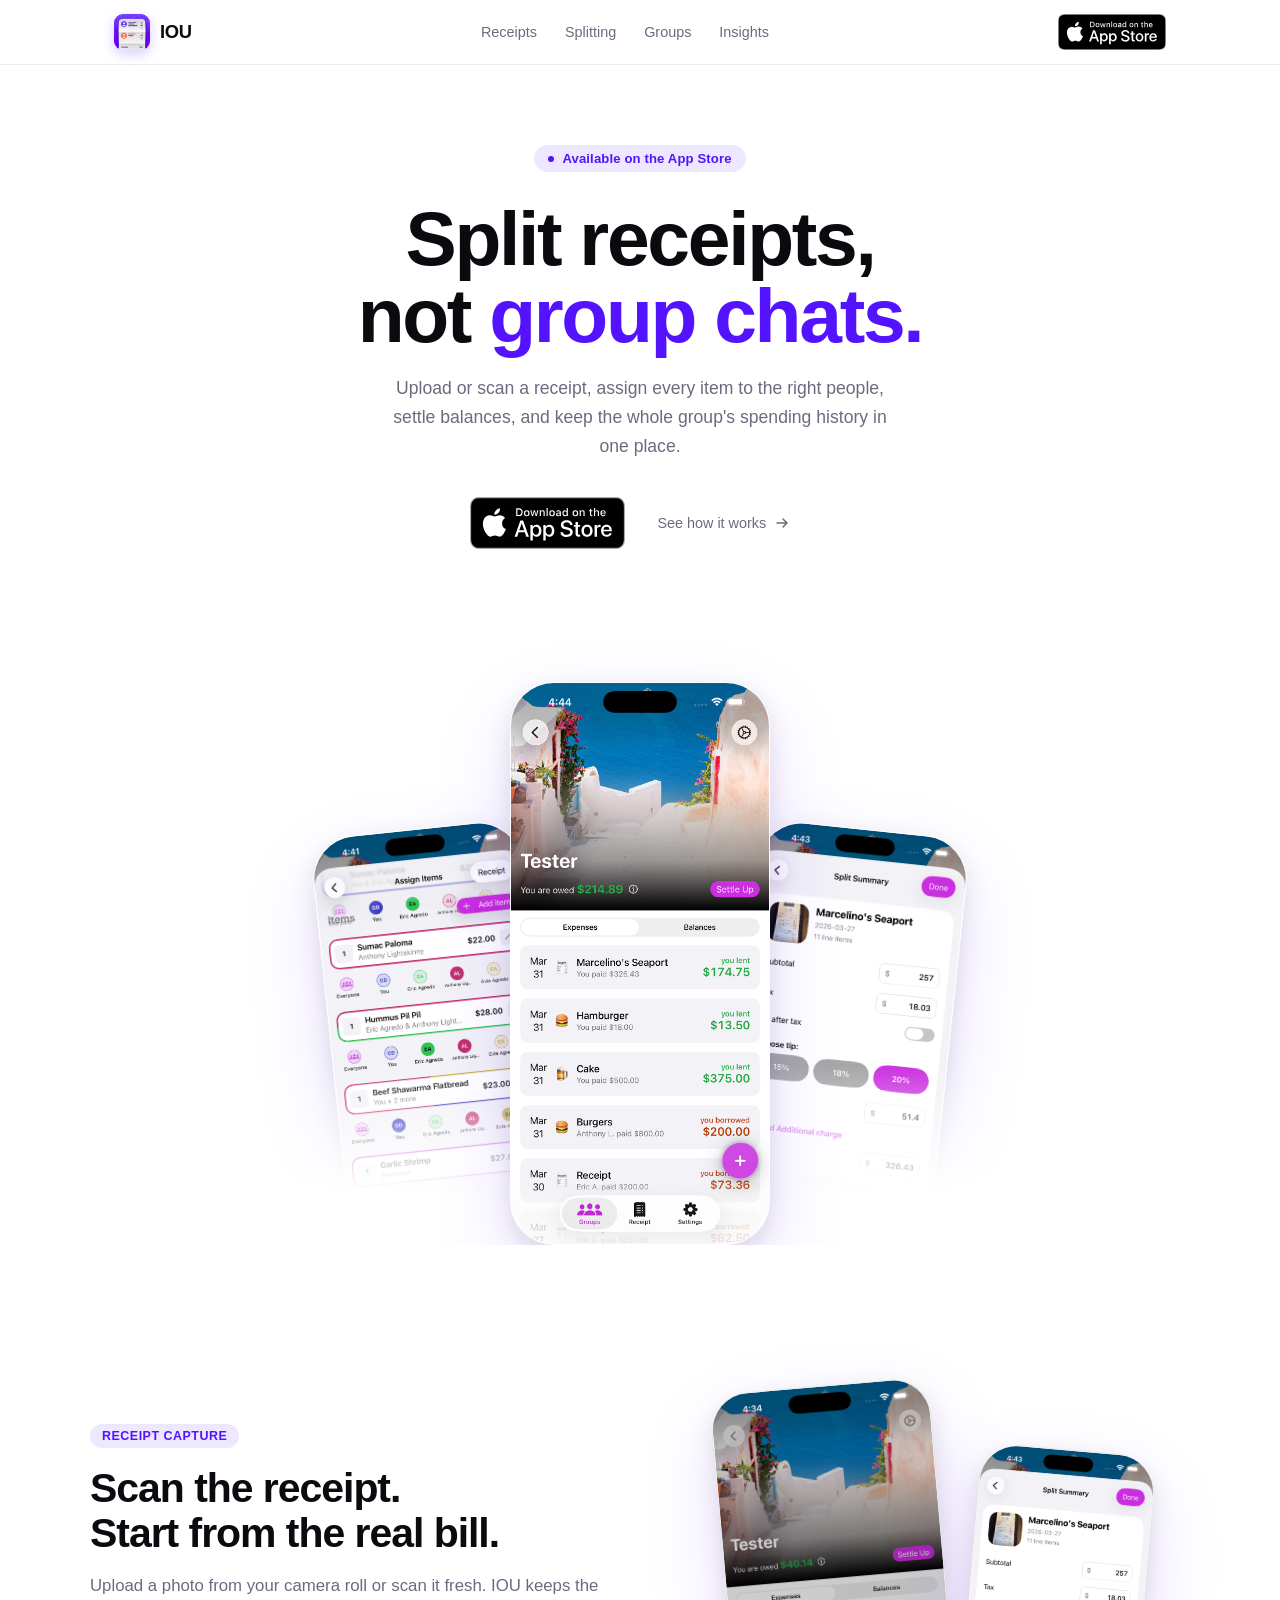
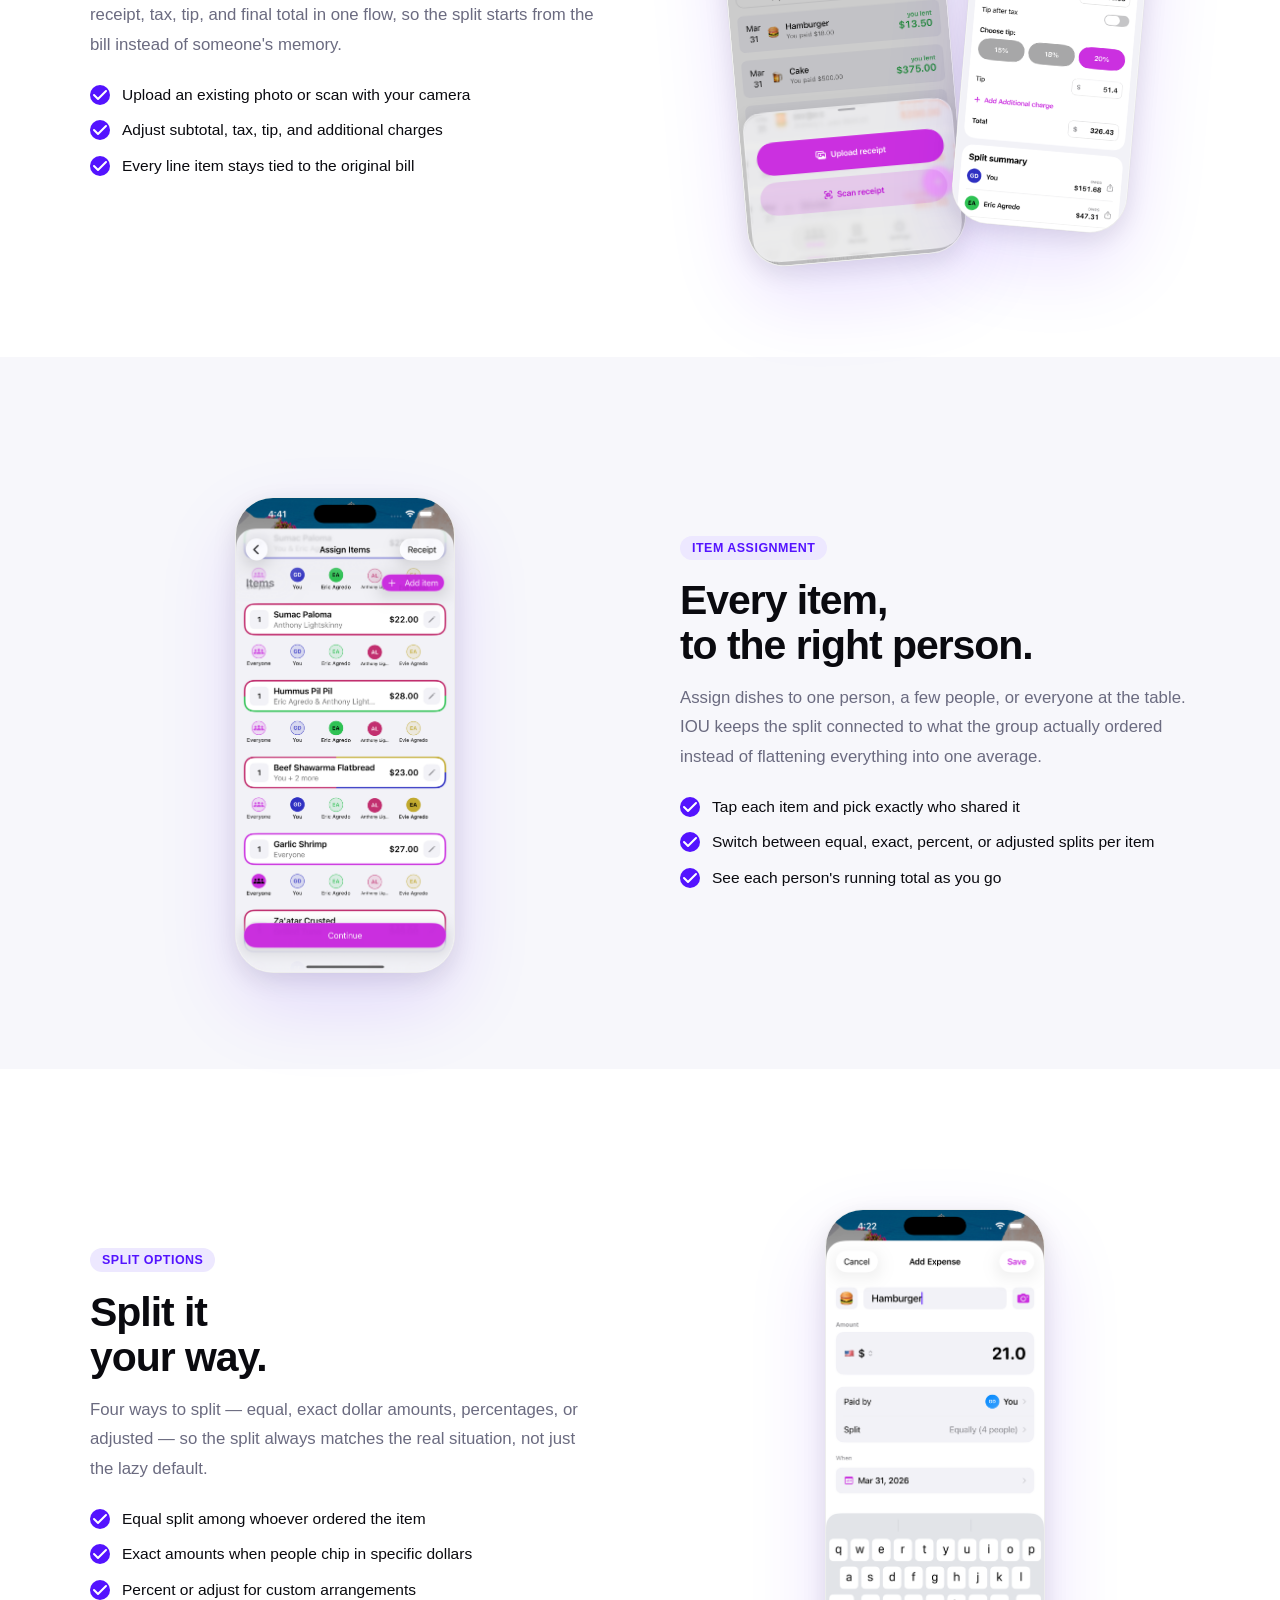
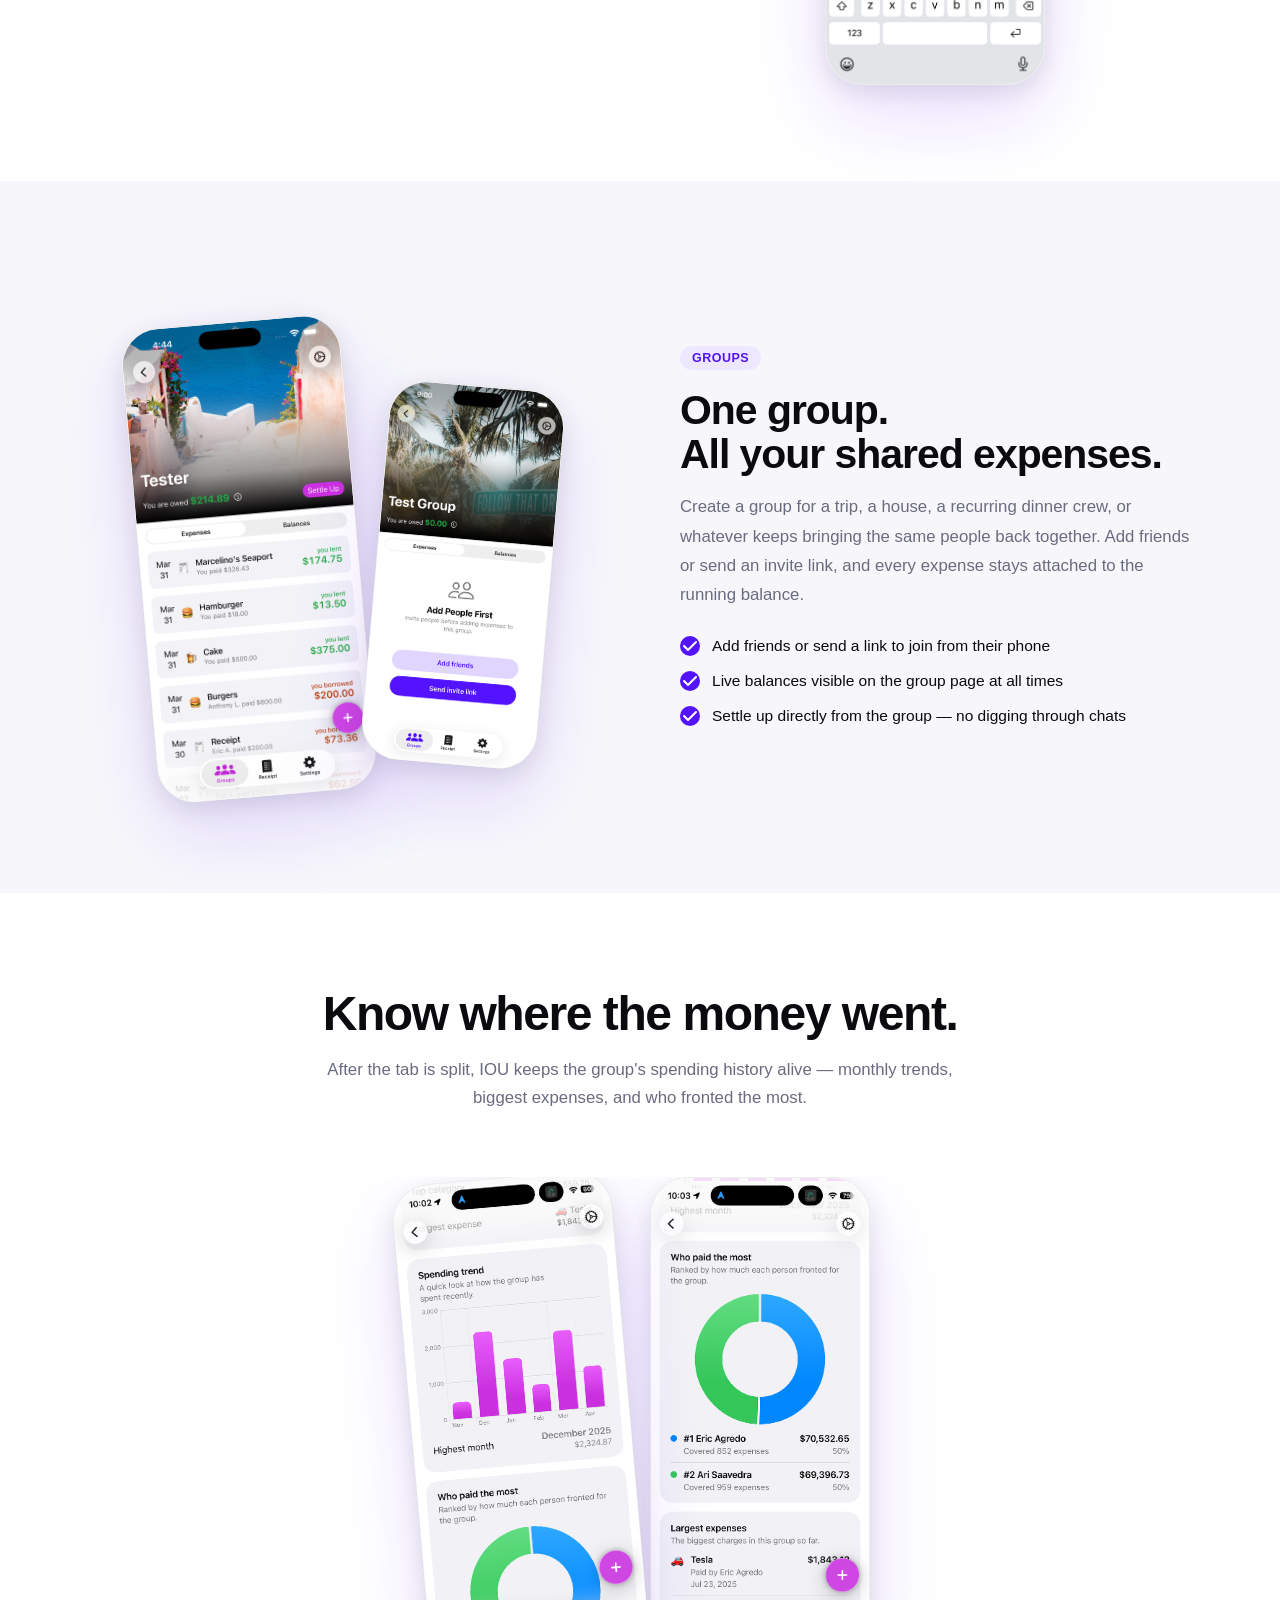
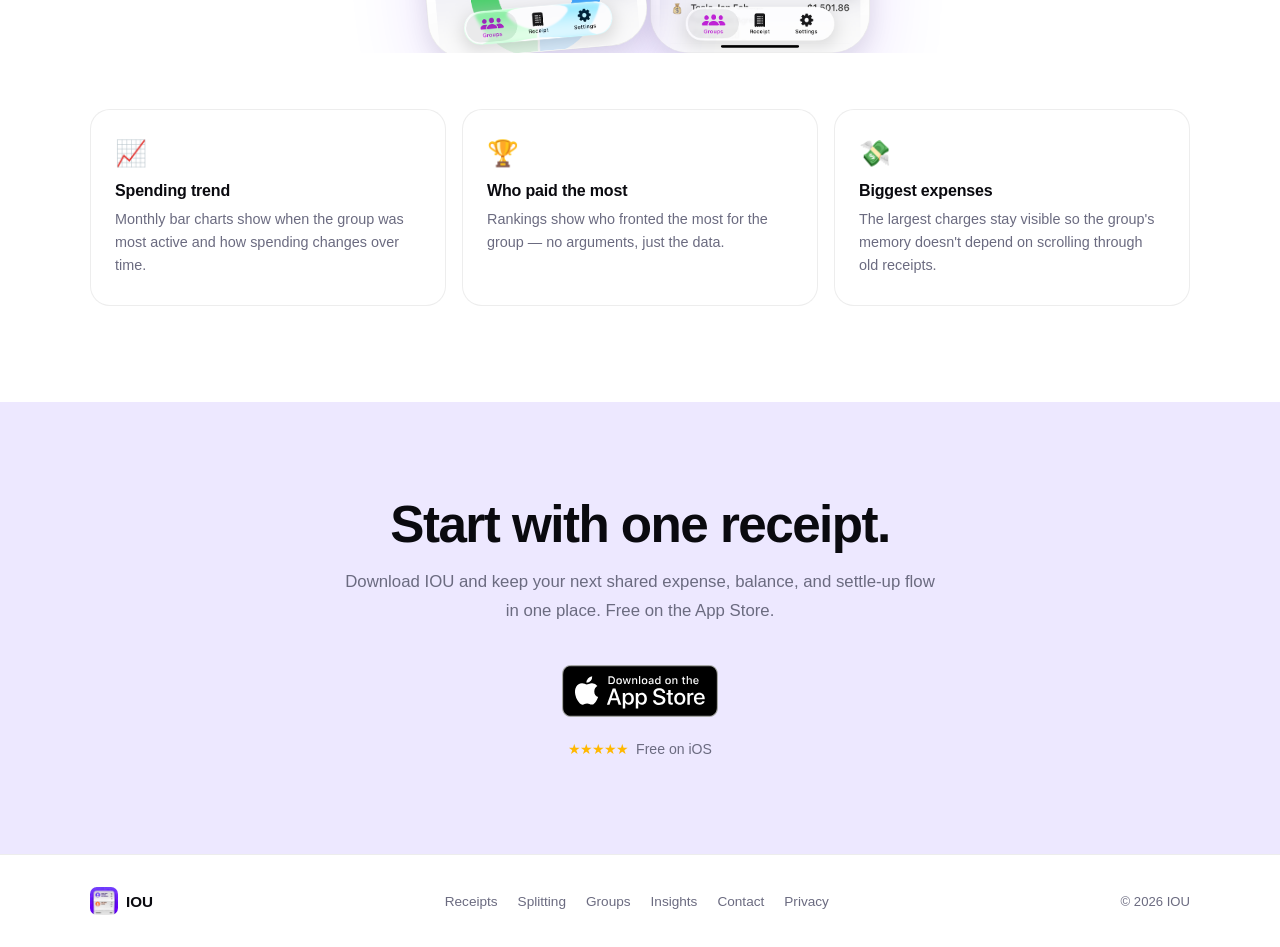
<file: index.html>
<!doctype html>
<html lang="en">
<head>
  <meta charset="utf-8">
  <meta name="viewport" content="width=device-width, initial-scale=1">
  <title>IOU | Split receipts, settle balances, keep the group in sync</title>
  <meta name="description" content="Upload or scan a receipt, assign every item, settle balances, and track group spending over time with IOU.">
  <link rel="canonical" href="https://splittab.app/">
  <link rel="icon" href="assets/app-icon.png">
  <meta property="og:site_name" content="IOU">
  <meta property="og:type" content="website">
  <meta property="og:title" content="IOU | Split receipts, settle balances, keep the group in sync">
  <meta property="og:description" content="Upload or scan a receipt, split every item fairly, settle up, and keep shared expense history in one place.">
  <meta property="og:url" content="https://splittab.app/">
  <meta property="og:image" content="https://splittab.app/assets/app-icon-og.png">
  <meta name="twitter:card" content="summary_large_image">
  <meta name="twitter:title" content="IOU | Split receipts, settle balances, keep the group in sync">
  <meta name="twitter:description" content="Upload or scan a receipt, split every item fairly, settle up, and keep shared expense history in one place.">
  <meta name="twitter:image" content="https://splittab.app/assets/app-icon-og.png">
  <style>
    *, *::before, *::after { box-sizing: border-box; margin: 0; padding: 0; }

    :root {
      --accent: #5413FF;
      --accent-light: #EDE8FF;
      --accent-mid: #A085FF;
      --green: #30D158;
      --orange: #FF9F0A;
      --ink: #0A0A0F;
      --muted: #6B6B80;
      --bg: #FFFFFF;
      --bg-soft: #F7F7FB;
      --border: rgba(0,0,0,0.07);
      --phone-shadow: 0 32px 80px rgba(84, 19, 255, 0.13), 0 8px 24px rgba(0,0,0,0.10);
      --r: 44px;
      font-size: 16px;
    }

    html { scroll-behavior: smooth; }

    body {
      font-family: -apple-system, BlinkMacSystemFont, "SF Pro Display", "SF Pro Text", "Helvetica Neue", sans-serif;
      background: var(--bg);
      color: var(--ink);
      -webkit-font-smoothing: antialiased;
    }

    img { display: block; max-width: 100%; }
    a { color: inherit; text-decoration: none; }

    /* ─── NAV ─── */
    .nav {
      position: sticky; top: 0; z-index: 100;
      background: rgba(255,255,255,0.82);
      backdrop-filter: blur(20px) saturate(1.8);
      -webkit-backdrop-filter: blur(20px) saturate(1.8);
      border-bottom: 1px solid var(--border);
    }
    .nav-inner {
      max-width: 1100px; margin: 0 auto;
      padding: 0 24px;
      height: 64px;
      display: flex; align-items: center; justify-content: space-between; gap: 24px;
    }
    .nav-logo {
      display: flex; align-items: center; gap: 10px;
      font-size: 1.15rem; font-weight: 700; letter-spacing: -0.02em;
    }
    .nav-logo img {
      width: 36px; height: 36px; border-radius: 9px;
      box-shadow: 0 4px 12px rgba(84,19,255,0.22);
    }
    .nav-links {
      display: flex; align-items: center; gap: 28px;
      font-size: 0.9rem; color: var(--muted);
    }
    .nav-links a:hover { color: var(--ink); }
    .nav-cta {
      display: inline-flex; align-items: center; gap: 8px;
      background: var(--ink); color: #fff;
      padding: 9px 18px; border-radius: 999px;
      font-size: 0.88rem; font-weight: 600;
      transition: opacity 0.15s;
    }
    .nav-cta:hover { opacity: 0.85; }
    .nav-cta svg { flex-shrink: 0; }

    /* ─── HERO ─── */
    .hero {
      text-align: center;
      padding: 80px 24px 0;
      overflow: hidden;
    }
    .hero-eyebrow {
      display: inline-flex; align-items: center; gap: 8px;
      background: var(--accent-light); color: var(--accent);
      padding: 6px 14px; border-radius: 999px;
      font-size: 0.82rem; font-weight: 600; letter-spacing: 0.01em;
      margin-bottom: 28px;
    }
    .hero-eyebrow-dot {
      width: 6px; height: 6px; border-radius: 50%;
      background: var(--accent);
    }
    .hero h1 {
      font-size: clamp(2.6rem, 6vw, 4.8rem);
      font-weight: 800;
      line-height: 1.0;
      letter-spacing: -0.03em;
      max-width: 820px; margin: 0 auto;
      color: var(--ink);
    }
    .hero h1 em {
      font-style: normal;
      color: var(--accent);
    }
    .hero-sub {
      margin: 20px auto 0;
      max-width: 520px;
      font-size: 1.1rem;
      line-height: 1.65;
      color: var(--muted);
      font-weight: 400;
    }
    .hero-actions {
      display: flex; align-items: center; justify-content: center; gap: 12px;
      flex-wrap: wrap;
      margin-top: 36px;
    }
    .btn-store {
      display: inline-flex; align-items: center; gap: 10px;
      background: var(--ink); color: #fff;
      padding: 14px 24px; border-radius: 16px;
      font-size: 0.95rem; font-weight: 600;
      box-shadow: 0 8px 28px rgba(0,0,0,0.18);
      transition: transform 0.18s, box-shadow 0.18s;
    }
    .btn-store:hover { transform: translateY(-2px); box-shadow: 0 14px 36px rgba(0,0,0,0.22); }
    .btn-store-sub { font-size: 0.7rem; font-weight: 400; opacity: 0.75; display: block; }
    .btn-store-main { font-size: 1rem; font-weight: 700; display: block; }
    .btn-ghost {
      display: inline-flex; align-items: center; gap: 8px;
      color: var(--muted);
      padding: 14px 20px;
      font-size: 0.9rem; font-weight: 500;
      transition: color 0.15s;
    }
    .btn-ghost:hover { color: var(--ink); }

    /* ─── PHONE COLLAGE ─── */
    .phone-collage {
      margin-top: 56px;
      position: relative;
      display: flex;
      align-items: flex-end;
      justify-content: center;
      gap: 0;
      height: 640px;
    }
    .phone-wrap {
      position: relative;
      flex-shrink: 0;
    }
    .phone {
      border-radius: var(--r);
      overflow: hidden;
      box-shadow: var(--phone-shadow);
      border: 1px solid rgba(255,255,255,0.6);
      background: #fff;
    }
    .phone img { width: 100%; display: block; }
    .phone-main {
      width: 260px;
      position: relative; z-index: 2;
    }
    .phone-left {
      width: 210px;
      transform: rotate(-6deg) translateX(28px) translateY(40px);
      z-index: 1;
    }
    .phone-right {
      width: 210px;
      transform: rotate(6deg) translateX(-28px) translateY(40px);
      z-index: 1;
    }
    .hero-fade {
      position: absolute;
      bottom: 0; left: 0; right: 0; height: 180px;
      background: linear-gradient(to top, #fff 30%, transparent);
      pointer-events: none;
    }

    /* ─── SECTION BASE ─── */
    .section {
      padding: 96px 24px;
    }
    .section-soft { background: var(--bg-soft); }
    .section-accent { background: var(--accent-light); }

    .wrap {
      max-width: 1100px; margin: 0 auto;
    }

    /* ─── FEATURE ROW ─── */
    .feature-row {
      display: grid;
      grid-template-columns: 1fr 1fr;
      gap: 80px;
      align-items: center;
    }
    .feature-row.flip { direction: rtl; }
    .feature-row.flip > * { direction: ltr; }

    .feature-copy {}
    .feature-tag {
      display: inline-block;
      background: var(--accent-light); color: var(--accent);
      padding: 5px 12px; border-radius: 999px;
      font-size: 0.78rem; font-weight: 700; letter-spacing: 0.04em;
      text-transform: uppercase;
      margin-bottom: 18px;
    }
    .feature-copy h2 {
      font-size: clamp(1.8rem, 3.2vw, 2.6rem);
      font-weight: 800;
      line-height: 1.08;
      letter-spacing: -0.025em;
    }
    .feature-copy p {
      margin-top: 16px;
      font-size: 1.05rem;
      line-height: 1.75;
      color: var(--muted);
    }
    .feature-list {
      margin-top: 24px;
      list-style: none;
      display: grid; gap: 12px;
    }
    .feature-list li {
      display: flex; align-items: flex-start; gap: 12px;
      font-size: 0.97rem; line-height: 1.5;
    }
    .feature-list li::before {
      content: "";
      flex-shrink: 0;
      width: 20px; height: 20px; margin-top: 2px;
      border-radius: 50%;
      background: var(--accent);
      background-image: url("data:image/svg+xml,%3Csvg xmlns='http://www.w3.org/2000/svg' viewBox='0 0 20 20' fill='white'%3E%3Cpath fill-rule='evenodd' d='M16.707 5.293a1 1 0 00-1.414 0L8 12.586 4.707 9.293a1 1 0 00-1.414 1.414l4 4a1 1 0 001.414 0l8-8a1 1 0 000-1.414z'/%3E%3C/svg%3E");
    }

    /* ─── PHONE SHOWCASE ─── */
    .phones-showcase {
      position: relative;
      display: flex; align-items: flex-end; justify-content: center;
      gap: 16px;
      min-height: 520px;
    }
    .showcase-phone {
      border-radius: 38px;
      overflow: hidden;
      box-shadow: var(--phone-shadow);
      flex-shrink: 0;
      border: 1px solid var(--border);
      background: #fff;
    }
    .showcase-phone img { display: block; }
    .showcase-phone.lg { width: 220px; }
    .showcase-phone.sm { width: 176px; margin-bottom: 32px; }
    .showcase-phone.tilt-l { transform: rotate(-5deg); }
    .showcase-phone.tilt-r { transform: rotate(5deg); }

    /* ─── SINGLE PHONE SHOWCASE ─── */
    .phone-single {
      display: flex; justify-content: center; align-items: center;
    }
    .phone-single .showcase-phone {
      width: 260px;
    }

    /* ─── MINI GRID ─── */
    .mini-grid {
      display: grid;
      grid-template-columns: repeat(3, 1fr);
      gap: 16px;
      margin-top: 56px;
    }
    .mini-card {
      background: #fff;
      border: 1px solid var(--border);
      border-radius: 20px;
      padding: 28px 24px;
    }
    .mini-icon {
      font-size: 1.6rem;
      margin-bottom: 14px;
    }
    .mini-card h3 {
      font-size: 1rem; font-weight: 700; letter-spacing: -0.01em;
    }
    .mini-card p {
      margin-top: 8px;
      font-size: 0.9rem; line-height: 1.6; color: var(--muted);
    }

    /* ─── SECTION HEADER CENTER ─── */
    .section-header {
      text-align: center; max-width: 640px; margin: 0 auto 64px;
    }
    .section-header h2 {
      font-size: clamp(2rem, 4vw, 3rem);
      font-weight: 800; letter-spacing: -0.03em; line-height: 1.06;
    }
    .section-header p {
      margin-top: 16px; font-size: 1.05rem; line-height: 1.7; color: var(--muted);
    }

    /* ─── SCREENS ROW ─── */
    .screens-row {
      display: flex; gap: 20px; justify-content: center; align-items: flex-end;
      overflow: hidden;
      margin-top: 0;
    }
    .screens-row .showcase-phone { flex-shrink: 0; }

    /* ─── CTA ─── */
    .cta-section {
      padding: 96px 24px;
      text-align: center;
    }
    .cta-inner {
      max-width: 600px; margin: 0 auto;
    }
    .cta-inner h2 {
      font-size: clamp(2rem, 4vw, 3.2rem);
      font-weight: 800; letter-spacing: -0.03em; line-height: 1.06;
    }
    .cta-inner p {
      margin-top: 16px; font-size: 1.05rem; line-height: 1.7; color: var(--muted);
    }
    .cta-inner .hero-actions { margin-top: 40px; }
    .rating-badge {
      display: inline-flex; align-items: center; gap: 8px;
      margin-top: 24px; color: var(--muted); font-size: 0.88rem;
    }
    .stars { color: #FFB800; letter-spacing: -1px; }

    /* ─── FOOTER ─── */
    footer {
      border-top: 1px solid var(--border);
      padding: 32px 24px;
    }
    .footer-inner {
      max-width: 1100px; margin: 0 auto;
      display: flex; align-items: center; justify-content: space-between; gap: 16px;
      flex-wrap: wrap;
    }
    .footer-logo {
      display: flex; align-items: center; gap: 8px;
      font-weight: 700; font-size: 0.95rem;
    }
    .footer-logo img { width: 28px; height: 28px; border-radius: 7px; }
    .footer-links {
      display: flex; gap: 20px; flex-wrap: wrap;
      font-size: 0.85rem; color: var(--muted);
    }
    .footer-links a:hover { color: var(--ink); }
    .footer-copy { font-size: 0.82rem; color: var(--muted); }

    /* ─── RESPONSIVE ─── */
    @media (max-width: 860px) {
      .nav-links { display: none; }
      .feature-row {
        grid-template-columns: 1fr;
        gap: 48px;
      }
      .feature-row.flip { direction: ltr; }
      .mini-grid { grid-template-columns: 1fr 1fr; }
      .phone-collage { height: 480px; }
      .phone-main { width: 200px; }
      .phone-left, .phone-right { width: 156px; }
      .screens-row { gap: 12px; }
      .screens-row .showcase-phone.lg { width: 160px; }
      .screens-row .showcase-phone.sm { width: 130px; }
    }

    @media (max-width: 560px) {
      .hero { padding-top: 48px; }
      .phone-collage { height: 380px; }
      .phone-main { width: 160px; }
      .phone-left, .phone-right { width: 124px; }
      .mini-grid { grid-template-columns: 1fr; }
      .phones-showcase { gap: 10px; }
      .phones-showcase .showcase-phone.lg { width: 160px; }
      .phones-showcase .showcase-phone.sm { width: 130px; }
    }
  
    .app-store-badge img { display: block; height: 52px; width: auto; }
    .app-store-badge { display: inline-block; }
    .nav-badge { display: inline-flex; align-items: center; transition: opacity 0.15s; }
    .nav-badge:hover { opacity: 0.75; }
    .nav-badge img { display: block; }
  </style>
</head>
<body>

<!-- NAV -->
<header class="nav">
  <div class="nav-inner">
    <a class="nav-logo" href="#">
      <img src="assets/app-icon.png" alt="IOU">
      IOU
    </a>
    <nav class="nav-links">
      <a href="#receipts">Receipts</a>
      <a href="#splitting">Splitting</a>
      <a href="#groups">Groups</a>
      <a href="#insights">Insights</a>
    </nav>
    <a href="https://apps.apple.com/us/app/iou-easily-split-your-tab/id1589968294" class="nav-badge"><img src="assets/appstore-badge.svg" alt="Download on the App Store" height="36"></a>
  </div>
</header>

<!-- HERO -->
<section class="hero" id="top">
  <div class="hero-eyebrow">
    <span class="hero-eyebrow-dot"></span>
    Available on the App Store
  </div>
  <h1>Split receipts,<br>not <em>group chats.</em></h1>
  <p class="hero-sub">Upload or scan a receipt, assign every item to the right people, settle balances, and keep the whole group's spending history in one place.</p>
  <div class="hero-actions">
    <a href="https://apps.apple.com/us/app/iou-easily-split-your-tab/id1589968294" class="app-store-badge"><img src="assets/appstore-badge.svg" alt="Download on the App Store" height="52"></a>
    <a class="btn-ghost" href="#receipts">
      See how it works
      <svg width="16" height="16" viewBox="0 0 16 16" fill="none"><path d="M3 8h10M9 4l4 4-4 4" stroke="currentColor" stroke-width="1.5" stroke-linecap="round" stroke-linejoin="round"/></svg>
    </a>
  </div>

  <!-- Phone collage -->
  <div class="phone-collage">
    <div class="phone-wrap">
      <div class="phone phone-left">
        <img src="assets/screen-3.png" alt="Assign items screen">
      </div>
    </div>
    <div class="phone-wrap">
      <div class="phone phone-main">
        <img src="assets/screen-5.png" alt="Group balances screen">
      </div>
    </div>
    <div class="phone-wrap">
      <div class="phone phone-right">
        <img src="assets/screen-4.png" alt="Split summary screen">
      </div>
    </div>
    <div class="hero-fade"></div>
  </div>
</section>

<!-- FEATURE 1: Scan & Upload -->
<section class="section" id="receipts">
  <div class="wrap">
    <div class="feature-row">
      <div class="feature-copy">
        <span class="feature-tag">Receipt capture</span>
        <h2>Scan the receipt.<br>Start from the real bill.</h2>
        <p>Upload a photo from your camera roll or scan it fresh. IOU keeps the receipt, tax, tip, and final total in one flow, so the split starts from the bill instead of someone's memory.</p>
        <ul class="feature-list">
          <li>Upload an existing photo or scan with your camera</li>
          <li>Adjust subtotal, tax, tip, and additional charges</li>
          <li>Every line item stays tied to the original bill</li>
        </ul>
      </div>
      <div class="phones-showcase">
        <div class="showcase-phone lg tilt-l">
          <img src="assets/screen-2.png" alt="Upload or scan receipt" width="220">
        </div>
        <div class="showcase-phone sm tilt-r">
          <img src="assets/screen-4.png" alt="Split summary" width="176">
        </div>
      </div>
    </div>
  </div>
</section>

<!-- FEATURE 2: Assign Items -->
<section class="section section-soft" id="splitting">
  <div class="wrap">
    <div class="feature-row flip">
      <div class="feature-copy">
        <span class="feature-tag">Item assignment</span>
        <h2>Every item,<br>to the right person.</h2>
        <p>Assign dishes to one person, a few people, or everyone at the table. IOU keeps the split connected to what the group actually ordered instead of flattening everything into one average.</p>
        <ul class="feature-list">
          <li>Tap each item and pick exactly who shared it</li>
          <li>Switch between equal, exact, percent, or adjusted splits per item</li>
          <li>See each person's running total as you go</li>
        </ul>
      </div>
      <div class="phones-showcase">
        <div class="showcase-phone lg">
          <img src="assets/screen-3.png" alt="Assign items" width="220">
        </div>
      </div>
    </div>
  </div>
</section>

<!-- FEATURE 3: Split Options -->
<section class="section" id="split-options">
  <div class="wrap">
    <div class="feature-row">
      <div class="feature-copy">
        <span class="feature-tag">Split options</span>
        <h2>Split it<br>your way.</h2>
        <p>Four ways to split — equal, exact dollar amounts, percentages, or adjusted — so the split always matches the real situation, not just the lazy default.</p>
        <ul class="feature-list">
          <li>Equal split among whoever ordered the item</li>
          <li>Exact amounts when people chip in specific dollars</li>
          <li>Percent or adjust for custom arrangements</li>
        </ul>
      </div>
      <div class="phones-showcase">
        <div class="showcase-phone lg">
          <img src="assets/screen-split-options.png" alt="Split options" width="220">
        </div>
      </div>
    </div>
  </div>
</section>

<!-- FEATURE 4: Groups -->
<section class="section section-soft" id="groups">
  <div class="wrap">
    <div class="feature-row flip">
      <div class="feature-copy">
        <span class="feature-tag">Groups</span>
        <h2>One group.<br>All your shared expenses.</h2>
        <p>Create a group for a trip, a house, a recurring dinner crew, or whatever keeps bringing the same people back together. Add friends or send an invite link, and every expense stays attached to the running balance.</p>
        <ul class="feature-list">
          <li>Add friends or send a link to join from their phone</li>
          <li>Live balances visible on the group page at all times</li>
          <li>Settle up directly from the group — no digging through chats</li>
        </ul>
      </div>
      <div class="phones-showcase">
        <div class="showcase-phone lg tilt-l">
          <img src="assets/screen-5.png" alt="Group balances" width="220">
        </div>
        <div class="showcase-phone sm tilt-r">
          <img src="assets/screen-6.png" alt="Group invite" width="176">
        </div>
      </div>
    </div>
  </div>
</section>

<!-- FEATURE 5: Insights -->
<section class="section" id="insights">
  <div class="wrap">
    <div class="section-header">
      <h2>Know where the money went.</h2>
      <p>After the tab is split, IOU keeps the group's spending history alive — monthly trends, biggest expenses, and who fronted the most.</p>
    </div>
    <div class="screens-row">
      <div class="showcase-phone lg tilt-l">
        <img src="assets/screen-analytics1.png" alt="Spending trend chart" width="220">
      </div>
      <div class="showcase-phone lg">
        <img src="assets/screen-analytics2.png" alt="Who paid the most" width="240">
      </div>
    </div>
    <div class="mini-grid">
      <div class="mini-card">
        <div class="mini-icon">📈</div>
        <h3>Spending trend</h3>
        <p>Monthly bar charts show when the group was most active and how spending changes over time.</p>
      </div>
      <div class="mini-card">
        <div class="mini-icon">🏆</div>
        <h3>Who paid the most</h3>
        <p>Rankings show who fronted the most for the group — no arguments, just the data.</p>
      </div>
      <div class="mini-card">
        <div class="mini-icon">💸</div>
        <h3>Biggest expenses</h3>
        <p>The largest charges stay visible so the group's memory doesn't depend on scrolling through old receipts.</p>
      </div>
    </div>
  </div>
</section>

<!-- CTA -->
<section class="cta-section section-accent">
  <div class="cta-inner">
    <h2>Start with one receipt.</h2>
    <p>Download IOU and keep your next shared expense, balance, and settle-up flow in one place. Free on the App Store.</p>
    <div class="hero-actions">
      <a href="https://apps.apple.com/us/app/iou-easily-split-your-tab/id1589968294" class="app-store-badge"><img src="assets/appstore-badge.svg" alt="Download on the App Store" height="52"></a>
    </div>
    <div class="rating-badge">
      <span class="stars">★★★★★</span>
      Free on iOS
    </div>
  </div>
</section>

<!-- FOOTER -->
<footer>
  <div class="footer-inner">
    <div class="footer-logo">
      <img src="assets/app-icon.png" alt="IOU">
      IOU
    </div>
    <nav class="footer-links">
      <a href="#receipts">Receipts</a>
      <a href="#splitting">Splitting</a>
      <a href="#groups">Groups</a>
      <a href="#insights">Insights</a>
      <a href="mailto:ericagredo@gmail.com">Contact</a>
      <a href="privacy.html">Privacy</a>
    </nav>
    <p class="footer-copy">© 2026 IOU</p>
  </div>
</footer>
</body>
</html>
</file>
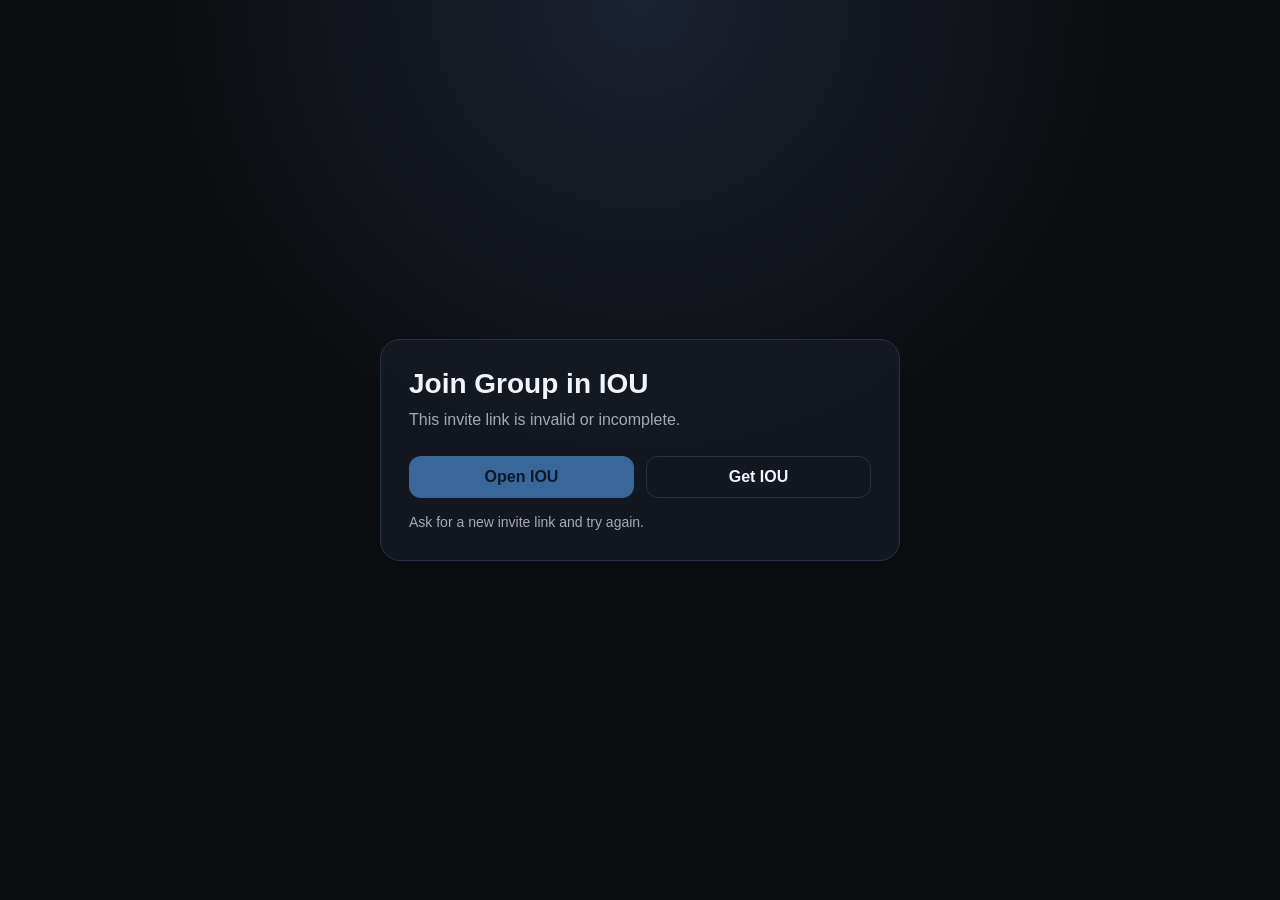
<file: join/index.html>
<!doctype html>
<html lang="en">
<head>
  <meta charset="utf-8">
  <meta name="viewport" content="width=device-width, initial-scale=1">
  <title>Join Group | IOU</title>
  <meta name="description" content="Join an IOU group invitation.">
  <link rel="canonical" href="https://splittab.app/join">
  <meta property="og:site_name" content="IOU">
  <meta property="og:type" content="website">
  <meta property="og:title" content="Join a group in IOU">
  <meta property="og:description" content="Split the tab, track balances, and join the group in IOU.">
  <meta property="og:url" content="https://splittab.app/join">
  <meta property="og:image" content="https://splittab.app/img/iou_promo.png">
  <meta property="og:image:secure_url" content="https://splittab.app/img/iou_promo.png">
  <meta property="og:image:width" content="1200">
  <meta property="og:image:height" content="630">
  <meta property="og:image:alt" content="IOU promo artwork showing a receipt, calculator, and shared expense icons.">
  <meta name="twitter:card" content="summary_large_image">
  <meta name="twitter:title" content="Join a group in IOU">
  <meta name="twitter:description" content="Split the tab, track balances, and join the group in IOU.">
  <meta name="twitter:image" content="https://splittab.app/img/iou_promo.png">
  <style>
    :root {
      color-scheme: dark;
      --bg: #0b0c0f;
      --card: #151922;
      --border: #2a3142;
      --text: #f2f4f8;
      --muted: #a2aab8;
      --accent: #5aa9ff;
    }

    * {
      box-sizing: border-box;
    }

    body {
      margin: 0;
      min-height: 100vh;
      display: grid;
      place-items: center;
      padding: 24px;
      font-family: -apple-system, BlinkMacSystemFont, "Segoe UI", sans-serif;
      background: radial-gradient(circle at top, #1b2230 0%, var(--bg) 45%);
      color: var(--text);
    }

    main {
      width: 100%;
      max-width: 520px;
      background: rgba(21, 25, 34, 0.92);
      border: 1px solid var(--border);
      border-radius: 20px;
      padding: 28px;
      backdrop-filter: blur(4px);
    }

    h1 {
      margin: 0 0 8px;
      font-size: 28px;
      line-height: 1.15;
    }

    p {
      margin: 0;
      color: var(--muted);
      line-height: 1.45;
    }

    .group {
      margin-top: 14px;
      color: var(--text);
      font-weight: 600;
      word-break: break-word;
    }

    .actions {
      display: flex;
      gap: 12px;
      margin-top: 24px;
      flex-wrap: wrap;
    }

    button,
    a.button {
      appearance: none;
      border: 1px solid transparent;
      border-radius: 12px;
      padding: 12px 16px;
      font-size: 16px;
      line-height: 1;
      font-weight: 600;
      text-decoration: none;
      cursor: pointer;
      transition: transform 0.15s ease, opacity 0.15s ease, background-color 0.15s ease;
    }

    button:active,
    a.button:active {
      transform: translateY(1px);
    }

    #open-app {
      background: var(--accent);
      color: #051a30;
      flex: 1 1 180px;
    }

    #open-app:disabled {
      opacity: 0.55;
      cursor: not-allowed;
    }

    #get-app {
      background: transparent;
      border-color: var(--border);
      color: var(--text);
      flex: 1 1 180px;
      text-align: center;
    }

    .hint {
      margin-top: 14px;
      font-size: 14px;
    }
  </style>
</head>
<body>
  <main>
    <h1>Join Group in IOU</h1>
    <p id="message">Opening your invite...</p>
    <p class="group" id="group-id" hidden></p>
    <div class="actions">
      <button id="open-app" type="button">Open IOU</button>
      <a id="get-app" class="button" href="https://apps.apple.com/us/app/iou-easily-split-your-tab/id1589968294">Get IOU</a>
    </div>
    <p class="hint" id="hint">If IOU does not open, tap "Get IOU".</p>
  </main>

  <script>
    (function () {
      var APP_STORE_URL = "https://apps.apple.com/us/app/iou-easily-split-your-tab/id1589968294";
      var params = new URLSearchParams(window.location.search);
      var groupId = (params.get("groupId") || "").trim();
      var message = document.getElementById("message");
      var groupEl = document.getElementById("group-id");
      var openAppButton = document.getElementById("open-app");
      var getAppLink = document.getElementById("get-app");
      var hint = document.getElementById("hint");

      getAppLink.href = APP_STORE_URL;

      if (!groupId) {
        message.textContent = "This invite link is invalid or incomplete.";
        openAppButton.disabled = true;
        hint.textContent = "Ask for a new invite link and try again.";
        return;
      }

      var deepLink = "iou://join?groupId=" + encodeURIComponent(groupId);
      groupEl.hidden = false;
      groupEl.textContent = "Group ID: " + groupId;

      function openApp() {
        window.location.href = deepLink;
      }

      openAppButton.addEventListener("click", openApp);

      var isMobile = /iPhone|iPad|iPod|Android/i.test(navigator.userAgent);
      if (!isMobile) {
        message.textContent = "Open this invite on your phone to join the group in IOU.";
        return;
      }

      var appOpened = false;
      var markAppOpened = function () {
        appOpened = true;
      };

      document.addEventListener("visibilitychange", function () {
        if (document.hidden) {
          markAppOpened();
        }
      });
      window.addEventListener("pagehide", markAppOpened);

      openApp();
      window.setTimeout(function () {
        if (!appOpened && !document.hidden) {
          window.location.href = APP_STORE_URL;
        }
      }, 1400);
    })();
  </script>
</body>
</html>
</file>
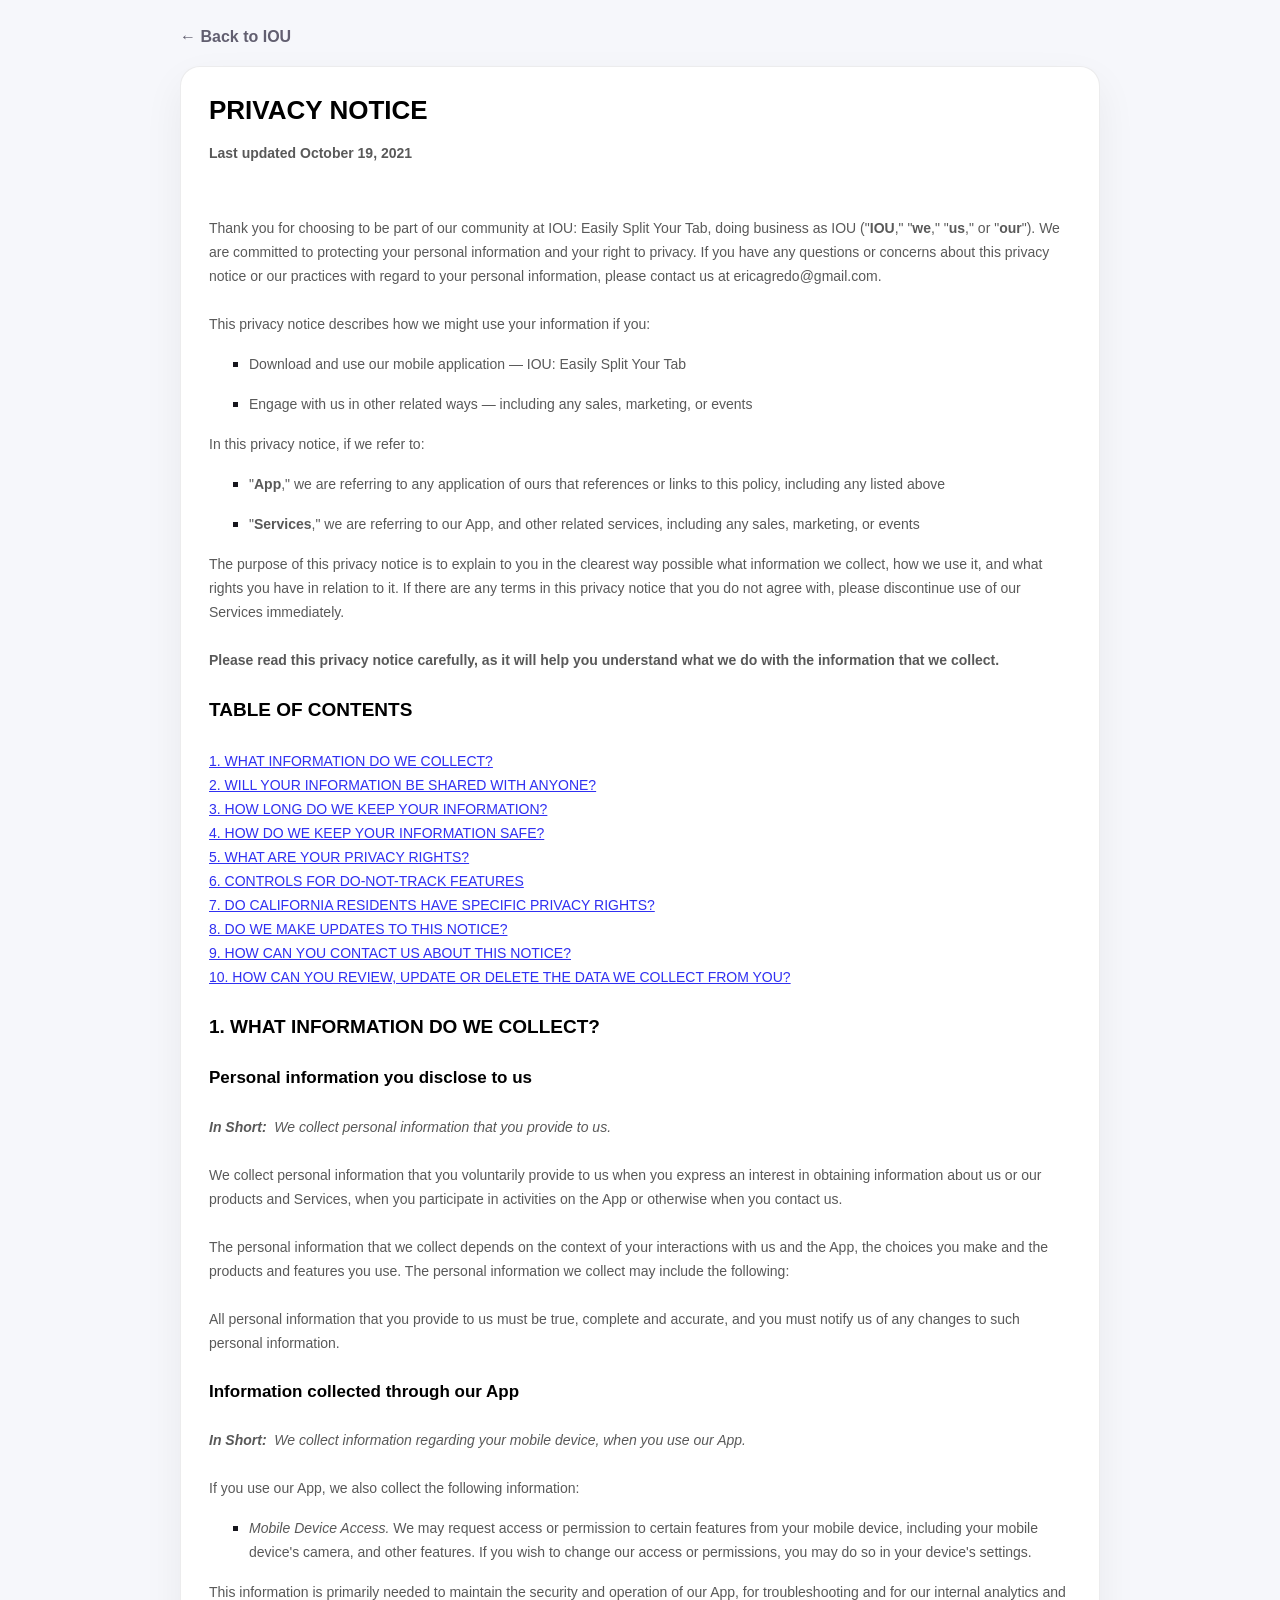
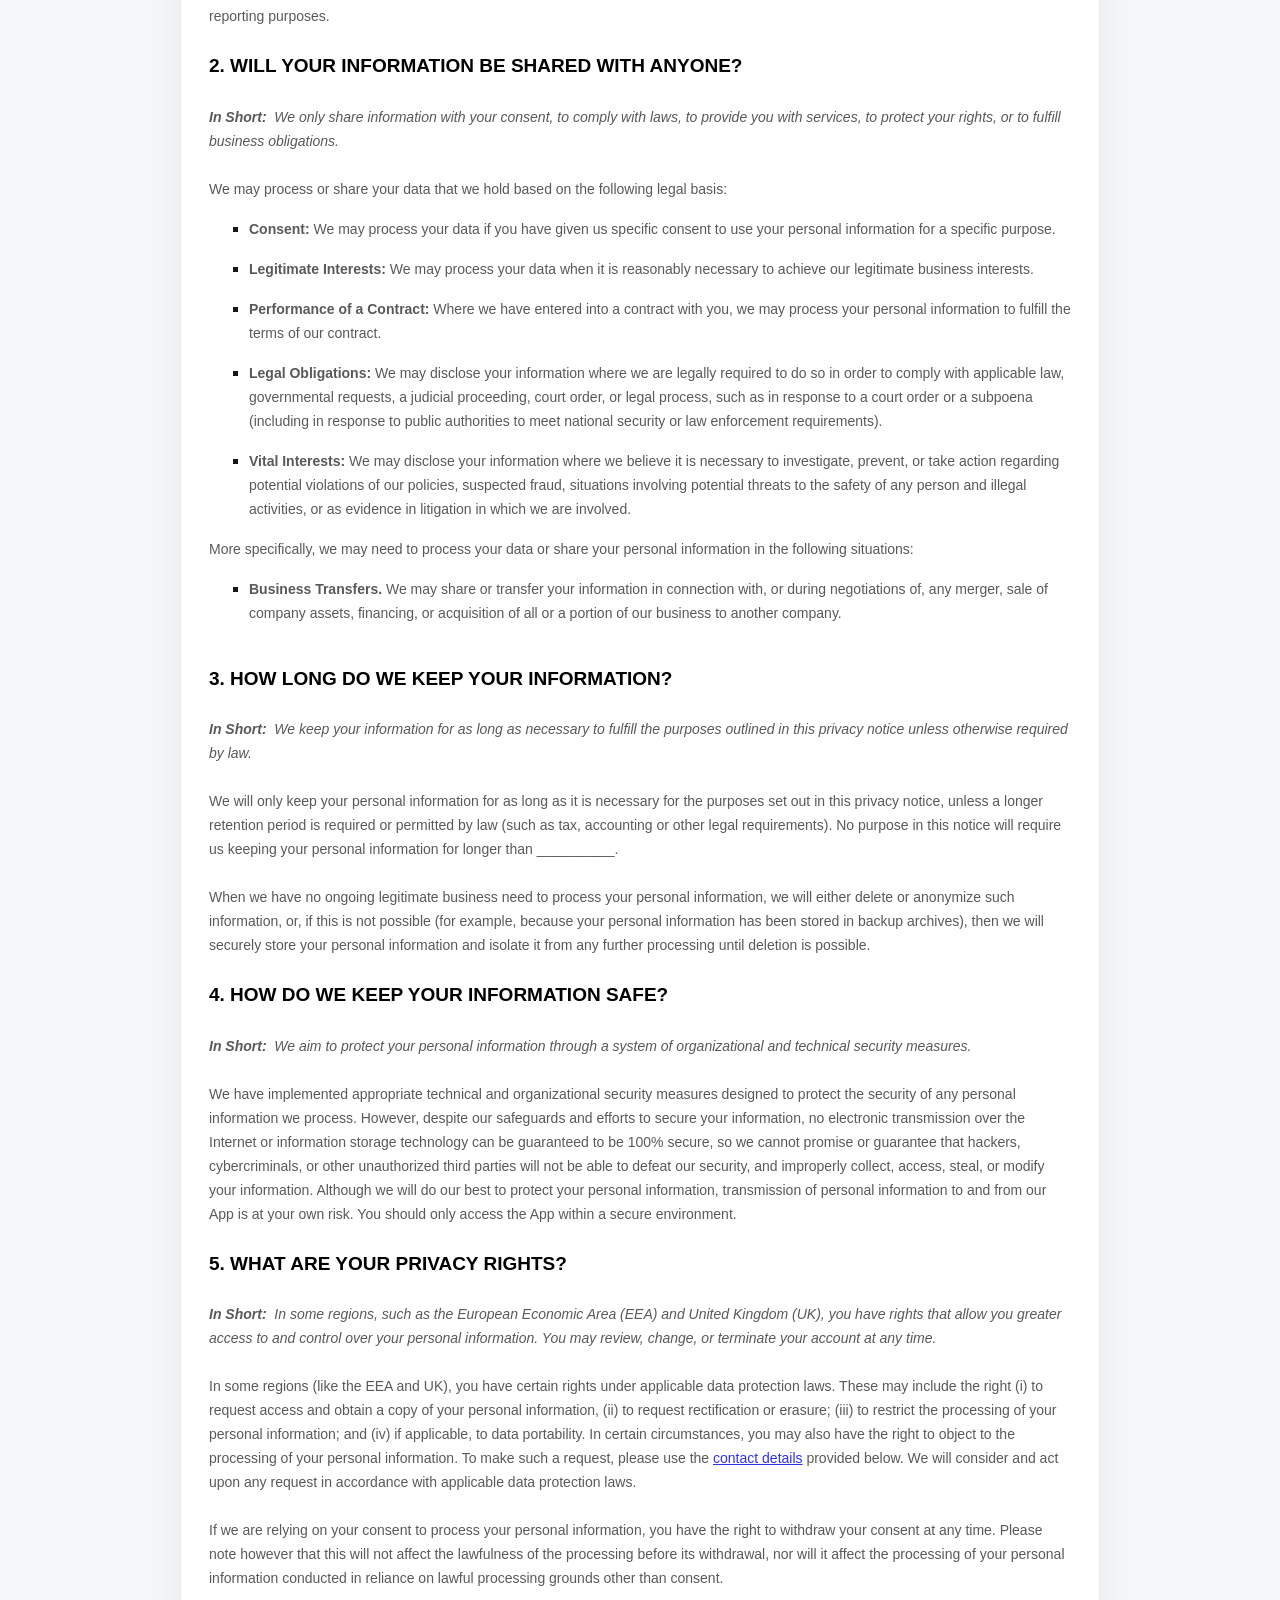
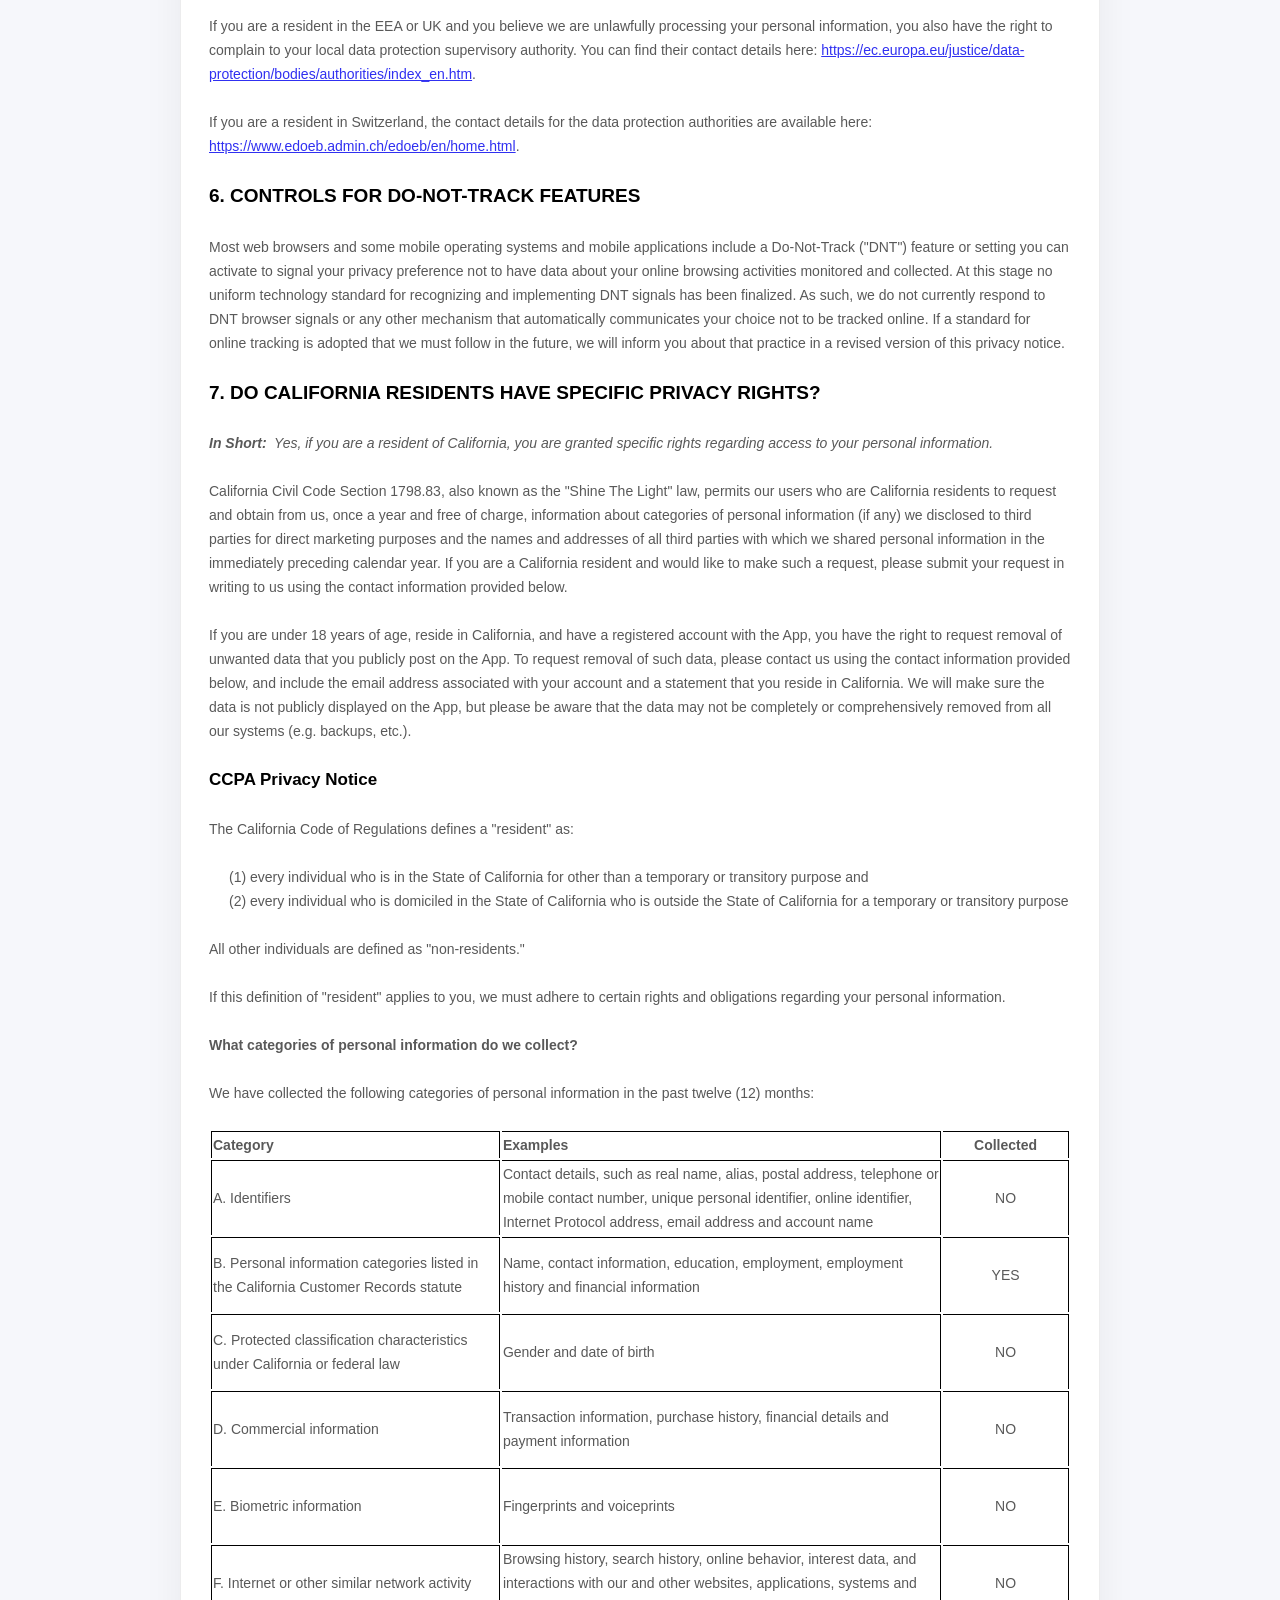
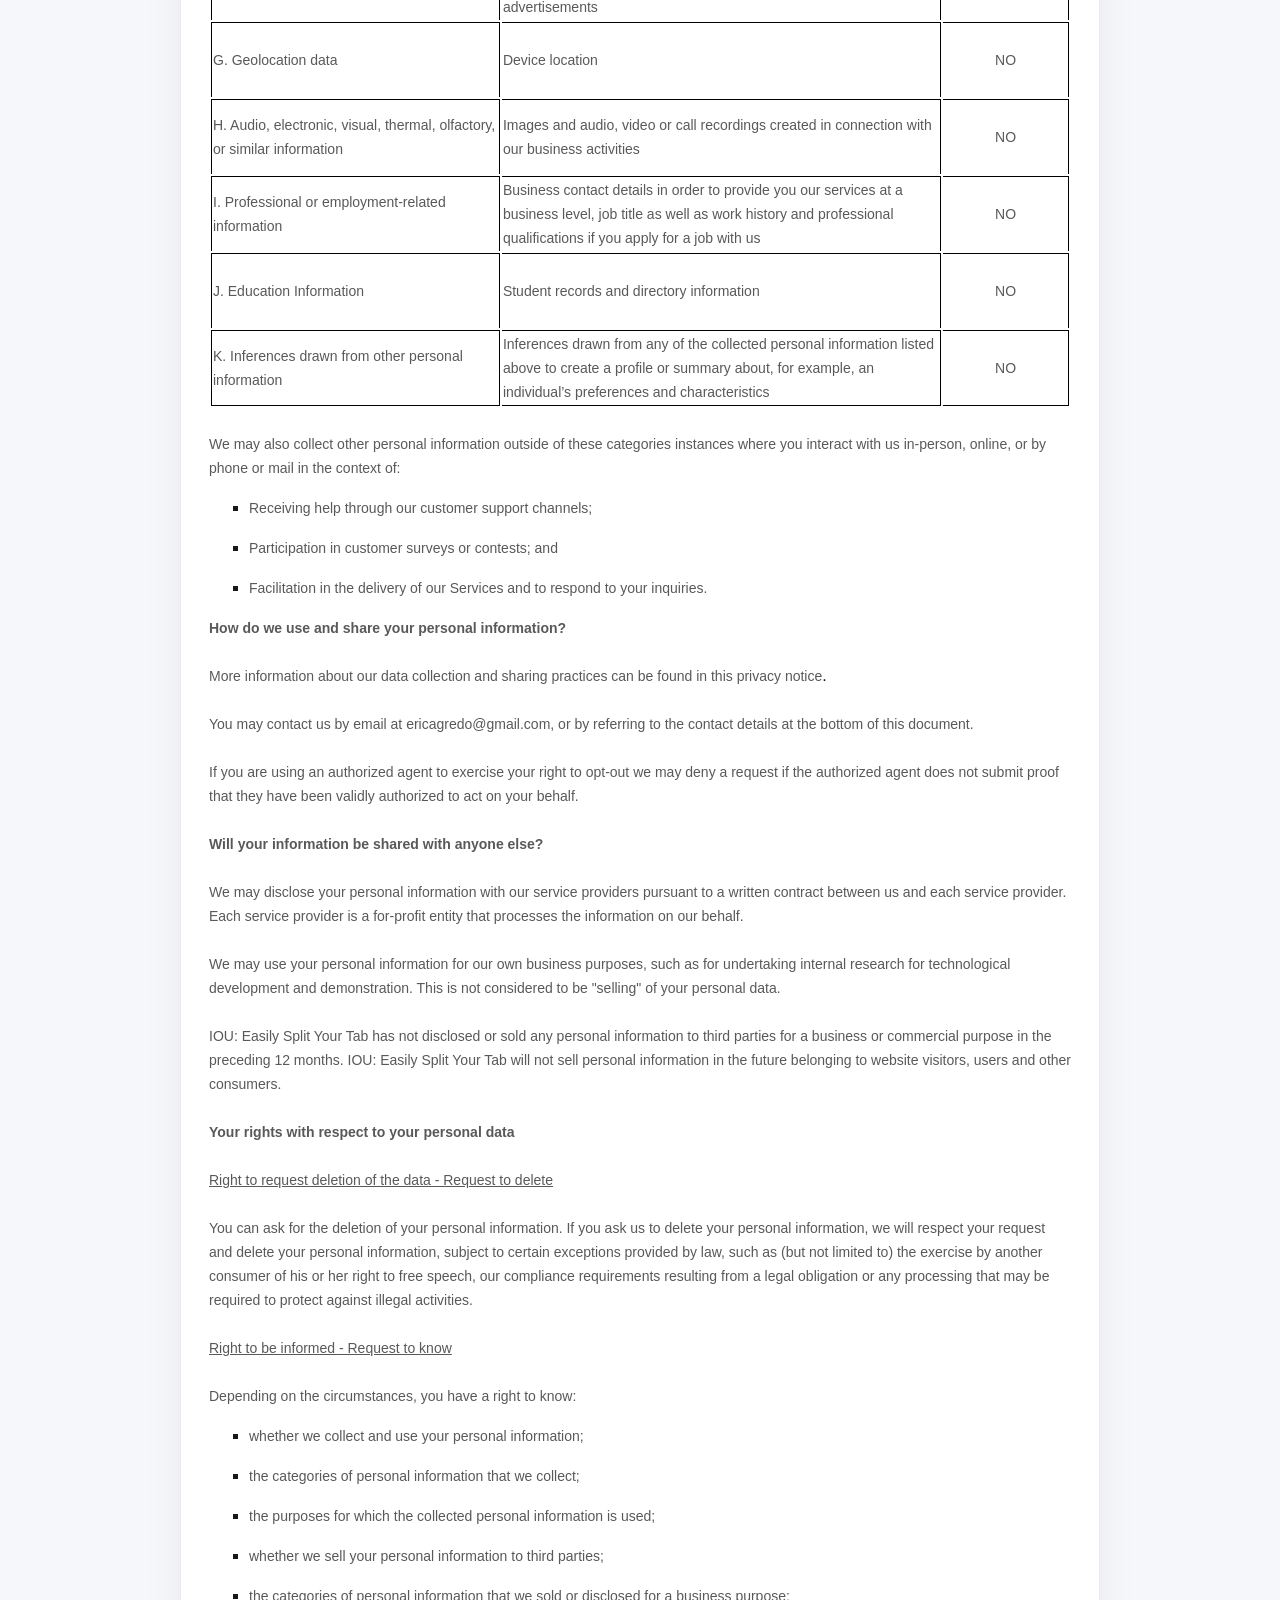
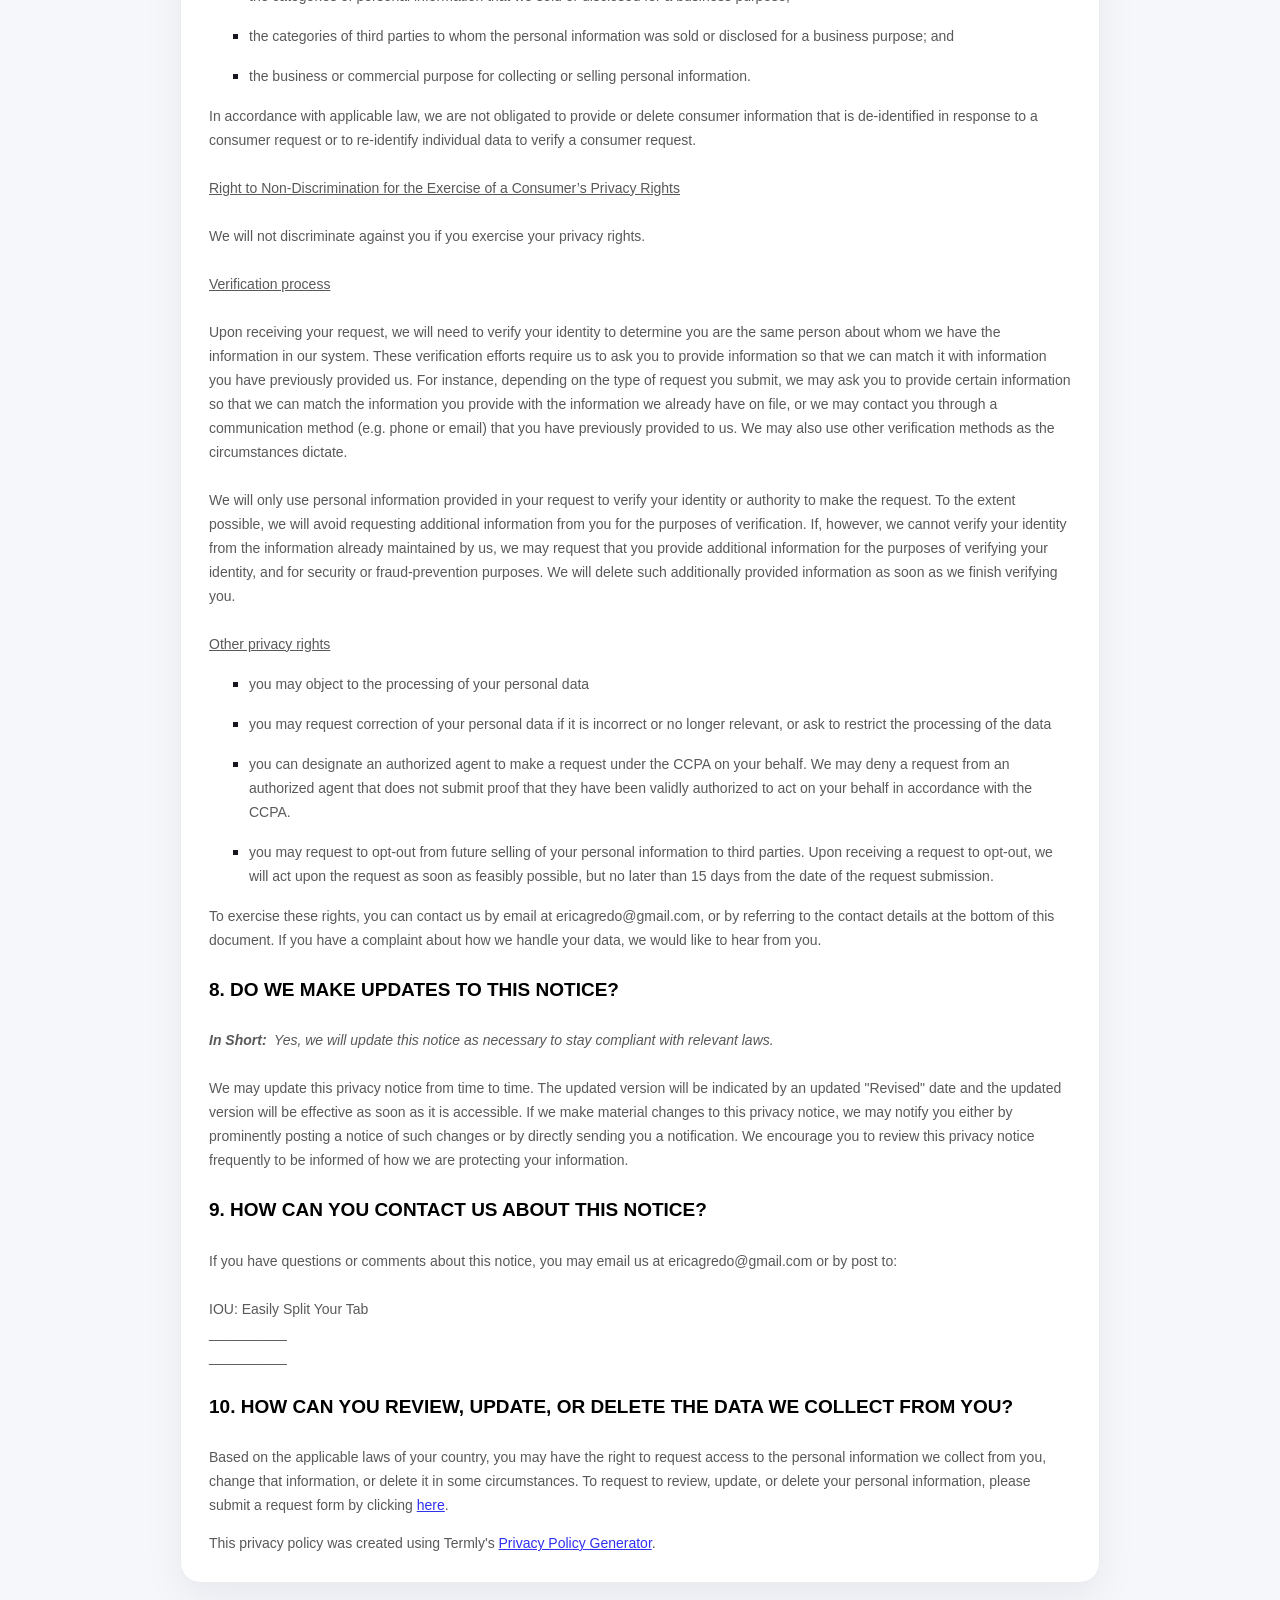
<file: privacy.html>
<!doctype html>
<html lang="en">
<head>
  <meta charset="utf-8">
  <meta name="viewport" content="width=device-width, initial-scale=1">
  <title>Privacy Policy | IOU</title>
  <meta name="description" content="Privacy Policy for IOU.">
  <link rel="canonical" href="https://splittab.app/privacy.html">
  <style>
    :root {
      --bg: #f6f7fb;
      --surface: #ffffff;
      --text: #17161d;
      --muted: #625f70;
      --border: rgba(23, 22, 29, 0.08);
      --accent: #5413ff;
    }
    * { box-sizing: border-box; }
    body { margin: 0; font-family: -apple-system, BlinkMacSystemFont, "SF Pro Text", "Helvetica Neue", sans-serif; background: var(--bg); color: var(--text); }
    .wrap { width: min(920px, calc(100% - 32px)); margin: 0 auto; }
    header { padding: 28px 0 20px; }
    .back { color: var(--muted); text-decoration: none; font-weight: 600; }
    .back:hover { color: var(--text); }
    main { padding: 0 0 40px; }
    .card { background: var(--surface); border: 1px solid var(--border); border-radius: 20px; padding: 28px; box-shadow: 0 16px 40px rgba(23, 22, 29, 0.06); }
    .lead { margin: 0 0 18px; color: var(--muted); line-height: 1.6; }
    a { color: var(--accent); }
  </style>
</head>
<body>
  <header>
    <div class="wrap">
      <a class="back" href="index.html">&larr; Back to IOU</a>
    </div>
  </header>
  <main>
    <div class="wrap">
      <div class="card">
<style>
  [data-custom-class='body'], [data-custom-class='body'] * {
          background: transparent !important;
        }
[data-custom-class='title'], [data-custom-class='title'] * {
          font-family: Arial !important;
font-size: 26px !important;
color: #000000 !important;
        }
[data-custom-class='subtitle'], [data-custom-class='subtitle'] * {
          font-family: Arial !important;
color: #595959 !important;
font-size: 14px !important;
        }
[data-custom-class='heading_1'], [data-custom-class='heading_1'] * {
          font-family: Arial !important;
font-size: 19px !important;
color: #000000 !important;
        }
[data-custom-class='heading_2'], [data-custom-class='heading_2'] * {
          font-family: Arial !important;
font-size: 17px !important;
color: #000000 !important;
        }
[data-custom-class='body_text'], [data-custom-class='body_text'] * {
          color: #595959 !important;
font-size: 14px !important;
font-family: Arial !important;
        }
[data-custom-class='link'], [data-custom-class='link'] * {
          color: #3030F1 !important;
font-size: 14px !important;
font-family: Arial !important;
word-break: break-word !important;
        }
</style>

      <div data-custom-class="body">
      <div><strong><span style="font-size: 26px;"><span data-custom-class="title">PRIVACY NOTICE</span></span></strong></div><div><br></div><div><span style="color: rgb(127, 127, 127);"><strong><span style="font-size: 15px;"><span data-custom-class="subtitle">Last updated <bdt class="question">October 19, 2021</bdt></span></span></strong></span></div><div><br></div><div><br></div><div><br></div><div style="line-height: 1.5;"><span style="color: rgb(127, 127, 127);"><span style="color: rgb(89, 89, 89); font-size: 15px;"><span data-custom-class="body_text">Thank you for choosing to be part of our community at <bdt class="question">IOU: Easily Split Your Tab</bdt><span style="color: rgb(89, 89, 89);"><span data-custom-class="body_text"><bdt class="block-component"></bdt></span></span>, doing business as <span style="color: rgb(89, 89, 89);"><span data-custom-class="body_text"><bdt class="question">IOU</bdt><bdt class="statement-end-if-in-editor"></bdt></span></span> ("<span style="color: rgb(89, 89, 89);"><span data-custom-class="body_text"><bdt class="block-component"></bdt><bdt class="question"><strong>IOU</strong></bdt><bdt class="else-block"></span></bdt></span></span></span></span></span><span data-custom-class="body_text">," "<strong>we</strong>," "<strong>us</strong>," or "<strong>our</strong>"). We are committed to protecting your personal information and your right to privacy. If you have any questions or concerns about this privacy notice or our practices with regard to your personal information, please contact us at <bdt class="question">ericagredo@gmail.com</bdt>.</span></span></span></div><div style="line-height: 1.5;"><br></div><div style="line-height: 1.5;"><span style="font-size: 15px;"><span style="color: rgb(127, 127, 127);"><span data-custom-class="body_text">This privacy notice describes how we might use your information if you:</span></span></span><span style="font-size: 15px;"><span style="color: rgb(127, 127, 127);"><span data-custom-class="body_text"><span style="color: rgb(89, 89, 89);"><span data-custom-class="body_text"><bdt class="block-component"></bdt></span></span></span></span></span></span></span></span></li></ul><div><bdt class="block-component"><span style="font-size: 15px;"><span style="font-size: 15px;"><span style="color: rgb(127, 127, 127);"><span data-custom-class="body_text"><span style="color: rgb(89, 89, 89);"><span data-custom-class="body_text"><bdt class="block-component"></bdt></span></span></span></span></span></span></bdt></div><ul><li style="line-height: 1.5;"><span style="font-size: 15px; color: rgb(89, 89, 89);"><span style="font-size: 15px; color: rgb(89, 89, 89);"><span data-custom-class="body_text">Download and use our mobile application<bdt class="block-component"></bdt> — <bdt class="question">IOU: Easily Split Your Tab<span style="font-size: 15px; color: rgb(89, 89, 89);"><span style="font-size: 15px; color: rgb(89, 89, 89);"><span data-custom-class="body_text"><span style="font-size: 15px;"><span style="color: rgb(89, 89, 89);"><span data-custom-class="body_text"><span style="font-size: 15px;"><span style="color: rgb(89, 89, 89);"><bdt class="statement-end-if-in-editor"></bdt></span></span></span></span></span></span></span></span></bdt></span></span></span><span style="font-size: 15px; color: rgb(89, 89, 89);"><span style="font-size: 15px; color: rgb(89, 89, 89);"><span data-custom-class="body_text"><span style="font-size: 15px;"><span style="color: rgb(89, 89, 89);"><span data-custom-class="body_text"><span style="font-size: 15px;"><span style="color: rgb(89, 89, 89);"><bdt class="statement-end-if-in-editor"></bdt></span></span></span></span></span></span></span></span></li></ul><div><bdt class="block-component"><span style="font-size: 15px;"><span style="font-size: 15px;"><span style="color: rgb(127, 127, 127);"><span data-custom-class="body_text"><span style="color: rgb(89, 89, 89);"><span data-custom-class="body_text"><bdt class="block-component"></bdt></span></span></span></span></span></span></span></span></li></ul><div style="line-height: 1.5;"><span style="font-size: 15px;"><span style="color: rgb(127, 127, 127);"><span data-custom-class="body_text"><span style="color: rgb(89, 89, 89);"><span data-custom-class="body_text"><bdt class="block-component"></bdt></span></span></span></span></span></div><ul><li style="line-height: 1.5;"><span style="font-size: 15px; color: rgb(89, 89, 89);"><span style="font-size: 15px; color: rgb(89, 89, 89);"><span data-custom-class="body_text">Engage with us in other related ways ― including any sales, marketing, or events<span style="font-size: 15px;"><span style="color: rgb(89, 89, 89);"><span data-custom-class="body_text"><span style="font-size: 15px;"><span style="color: rgb(89, 89, 89);"><bdt class="statement-end-if-in-editor"></bdt></span></span></span></span></span></span></span></span></li></ul><div style="line-height: 1.5;"><span style="font-size: 15px;"><span style="color: rgb(127, 127, 127);"><span data-custom-class="body_text">In this privacy notice, if we refer to:</span></span></span><span style="font-size: 15px;"><span style="color: rgb(127, 127, 127);"><span data-custom-class="body_text"><span style="color: rgb(89, 89, 89);"><span data-custom-class="body_text"><bdt class="block-component"></bdt></span></span></span></span></span></span></span></span></li></ul><div><bdt class="block-component"><span style="font-size: 15px;"><span style="font-size: 15px;"><span style="color: rgb(127, 127, 127);"><span data-custom-class="body_text"><span style="color: rgb(89, 89, 89);"><span data-custom-class="body_text"><bdt class="block-component"></bdt></span></span></span></span></span></span></bdt></div><ul><li style="line-height: 1.5;"><span style="font-size: 15px; color: rgb(89, 89, 89);"><span style="font-size: 15px; color: rgb(89, 89, 89);"><span data-custom-class="body_text">"<strong>App</strong>," we are referring to any application of ours that references or links to this policy, including any listed above</span></span></span><span style="font-size: 15px; color: rgb(89, 89, 89);"><span style="font-size: 15px; color: rgb(89, 89, 89);"><span data-custom-class="body_text"><span style="font-size: 15px;"><span style="color: rgb(89, 89, 89);"><span data-custom-class="body_text"><span style="font-size: 15px;"><span style="color: rgb(89, 89, 89);"><bdt class="statement-end-if-in-editor"></bdt></span></span></span></span></span></span></span></span></li></ul><div><bdt class="block-component"><span style="font-size: 15px;"><span style="font-size: 15px;"><span style="color: rgb(127, 127, 127);"><span data-custom-class="body_text"><span style="color: rgb(89, 89, 89);"><span data-custom-class="body_text"><bdt class="block-component"></bdt></span></span></span></span></span></span></bdt></div><ul><li style="line-height: 1.5;"><span style="font-size: 15px; color: rgb(89, 89, 89);"><span style="font-size: 15px; color: rgb(89, 89, 89);"><span data-custom-class="body_text">"<strong>Services</strong>," we are referring to our<span style="font-size: 15px;"><span style="color: rgb(127, 127, 127);"><span data-custom-class="body_text"><span style="color: rgb(89, 89, 89);"><span data-custom-class="body_text"><bdt class="block-component"><bdt class="block-component"></bdt></bdt></span></span></span></span></span></span></span></span><span style="font-size: 15px;"><span style="color: rgb(127, 127, 127);"><span data-custom-class="body_text"> App,</span></span></span><span style="font-size: 15px; color: rgb(89, 89, 89);"><span style="font-size: 15px; color: rgb(89, 89, 89);"><span data-custom-class="body_text"><span style="font-size: 15px; color: rgb(89, 89, 89);"><span style="font-size: 15px; color: rgb(89, 89, 89);"><span data-custom-class="body_text"><span style="font-size: 15px;"><span style="color: rgb(89, 89, 89);"><span data-custom-class="body_text"><span style="font-size: 15px;"><span style="color: rgb(89, 89, 89);"><bdt class="statement-end-if-in-editor"><bdt class="statement-end-if-in-editor"></bdt></bdt></span></span></span></span></span></span></span></span></span></span></span><span style="font-size: 15px;"><span style="color: rgb(127, 127, 127);"><span data-custom-class="body_text"> and other related services, including any sales, marketing, or events<span style="font-size: 15px; color: rgb(89, 89, 89);"><span style="font-size: 15px; color: rgb(89, 89, 89);"><span data-custom-class="body_text"><span style="font-size: 15px;"><span style="color: rgb(89, 89, 89);"><span data-custom-class="body_text"><span style="font-size: 15px;"><span style="color: rgb(89, 89, 89);"><bdt class="statement-end-if-in-editor"></bdt></span></span></span></span></span></span></span></span></span></span></span></span></span></span></li></ul><div style="line-height: 1.5;"><span style="font-size: 15px;"><span style="color: rgb(127, 127, 127);"><span data-custom-class="body_text">The purpose of this privacy notice is to explain to you in the clearest way possible what information we collect, how we use it, and what rights you have in relation to it. If there are any terms in this privacy notice that you do not agree with, please discontinue use of our Services immediately.</span></span></span></div><div style="line-height: 1.5;"><br></div><div style="line-height: 1.5;"><span style="font-size: 15px;"><span style="color: rgb(127, 127, 127);"><span style="color: rgb(89, 89, 89);"><span data-custom-class="body_text"><strong>Please read this privacy notice carefully, as it will help you understand what we do with the information that we collect.</strong></span></span></span></span></div><div style="line-height: 1.5;"><br></div><div style="line-height: 1.5;"><span style="font-size: 15px;"><span style="color: rgb(127, 127, 127);"><span style="color: rgb(0, 0, 0);"><strong><span data-custom-class="heading_1">TABLE OF CONTENTS</span></strong></span></span></span></div><div style="line-height: 1.5;"><br></div><div style="line-height: 1.5;"><span style="font-size: 15px;"><a data-custom-class="link" href="#infocollect"><span style="color: rgb(89, 89, 89);">1. WHAT INFORMATION DO WE COLLECT?</span></a><span style="color: rgb(127, 127, 127);"><span style="color: rgb(89, 89, 89);"><span data-custom-class="body_text"><span style="color: rgb(89, 89, 89);"><bdt class="block-component"></bdt></span></span></span></span></span></span></div><div style="line-height: 1.5;"><span style="font-size: 15px;"><span style="color: rgb(89, 89, 89);"><a data-custom-class="link" href="#infoshare">2. WILL YOUR INFORMATION BE SHARED WITH ANYONE?</a></span><span style="color: rgb(127, 127, 127);"><span style="color: rgb(89, 89, 89);"><span data-custom-class="body_text"><span style="color: rgb(89, 89, 89);"><bdt class="block-component"></bdt></span><bdt class="block-component"></bdt></span></span></span></span></span><span style="font-size: 15px;"><span style="color: rgb(127, 127, 127);"><span style="color: rgb(89, 89, 89);"><span data-custom-class="body_text"><span style="color: rgb(89, 89, 89);"><span style="color: rgb(89, 89, 89);"><span style="color: rgb(89, 89, 89);"><bdt class="block-component"></bdt></span></span><bdt class="block-component"></bdt><bdt class="block-component"></bdt></span></span></span></span></span></div><div style="line-height: 1.5;"><span style="font-size: 15px;"><a data-custom-class="link" href="#inforetain"><span style="color: rgb(89, 89, 89);">3. HOW LONG DO WE KEEP YOUR INFORMATION?</span></a><span style="color: rgb(127, 127, 127);"><span style="color: rgb(89, 89, 89);"><span data-custom-class="body_text"><span style="color: rgb(89, 89, 89);"><span style="color: rgb(89, 89, 89);"><bdt class="block-component"></bdt></span></span></span></span></span></span></div><div style="line-height: 1.5;"><span style="font-size: 15px;"><a data-custom-class="link" href="#infosafe"><span style="color: rgb(89, 89, 89);">4. HOW DO WE KEEP YOUR INFORMATION SAFE?</span></a><span style="color: rgb(127, 127, 127);"><span style="color: rgb(89, 89, 89);"><span data-custom-class="body_text"><span style="color: rgb(89, 89, 89);"><bdt class="statement-end-if-in-editor"></bdt><bdt class="block-component"></bdt></span></span></span></span></span></div><div style="line-height: 1.5;"><span style="font-size: 15px;"><span style="color: rgb(89, 89, 89);"><a data-custom-class="link" href="#privacyrights">5. WHAT ARE YOUR PRIVACY RIGHTS?</a></span></span></div><div style="line-height: 1.5;"><span style="font-size: 15px;"><a data-custom-class="link" href="#DNT"><span style="color: rgb(89, 89, 89);">6. CONTROLS FOR DO-NOT-TRACK FEATURES</span></a></span></div><div style="line-height: 1.5;"><span style="font-size: 15px;"><a data-custom-class="link" href="#caresidents"><span style="color: rgb(89, 89, 89);">7. DO CALIFORNIA RESIDENTS HAVE SPECIFIC PRIVACY RIGHTS?</span></a></span></div><div style="line-height: 1.5;"><span style="font-size: 15px;"><a data-custom-class="link" href="#policyupdates"><span style="color: rgb(89, 89, 89);">8. DO WE MAKE UPDATES TO THIS NOTICE?</span></a></span></div><div style="line-height: 1.5;"><a data-custom-class="link" href="#contact"><span style="color: rgb(89, 89, 89); font-size: 15px;">9. HOW CAN YOU CONTACT US ABOUT THIS NOTICE?</span></a></div><div style="line-height: 1.5;"><a data-custom-class="link" href="#request"><span style="color: rgb(89, 89, 89);">10. HOW CAN YOU REVIEW, UPDATE OR DELETE THE DATA WE COLLECT FROM YOU?</span></a></div><div style="line-height: 1.5;"><br></div><div id="infocollect" style="line-height: 1.5;"><span style="color: rgb(127, 127, 127);"><span style="color: rgb(89, 89, 89); font-size: 15px;"><span style="font-size: 15px; color: rgb(89, 89, 89);"><span style="font-size: 15px; color: rgb(89, 89, 89);"><span id="control" style="color: rgb(0, 0, 0);"><strong><span data-custom-class="heading_1">1. WHAT INFORMATION DO WE COLLECT?</span></strong></span></span></span></span></span></div><div style="line-height: 1.5;"><br></div><div style="line-height: 1.5;"><span data-custom-class="heading_2" style="color: rgb(0, 0, 0);"><span style="font-size: 15px;"><strong>Personal information you disclose to us</strong></span></span></div><div><div><br></div><div style="line-height: 1.5;"><span style="color: rgb(127, 127, 127);"><span style="color: rgb(89, 89, 89); font-size: 15px;"><span data-custom-class="body_text"><span style="font-size: 15px; color: rgb(89, 89, 89);"><span style="font-size: 15px; color: rgb(89, 89, 89);"><span data-custom-class="body_text"><strong><em>In Short: </em></strong></span></span></span></span><span data-custom-class="body_text"><span style="font-size: 15px; color: rgb(89, 89, 89);"><span style="font-size: 15px; color: rgb(89, 89, 89);"><span data-custom-class="body_text"><strong><em> </em></strong><em>We collect personal information that you provide to us.</em></span></span></span></span></span></span></div></div><div style="line-height: 1.5;"><br></div><div style="line-height: 1.5;"><span style="font-size: 15px; color: rgb(89, 89, 89);"><span style="font-size: 15px; color: rgb(89, 89, 89);"><span data-custom-class="body_text">We collect personal information that you voluntarily provide to us when you <span style="font-size: 15px;"><bdt class="block-component"></bdt></span></span><span data-custom-class="body_text">express an interest in obtaining information about us or our products and Services, when you participate in activities on the <span style="font-size: 15px; color: rgb(89, 89, 89);"><span style="font-size: 15px; color: rgb(89, 89, 89);"><span style="font-size: 15px;"><span data-custom-class="body_text"><bdt class="block-component"></bdt>App</span><bdt class="statement-end-if-in-editor"><span data-custom-class="body_text"></span></bdt></span></span></span><bdt class="block-component"></bdt></span></span><span data-custom-class="body_text"> or otherwise when you contact us.</span></span></span></div><div style="line-height: 1.5;"><br></div><div style="line-height: 1.5;"><span style="font-size: 15px; color: rgb(89, 89, 89);"><span style="font-size: 15px; color: rgb(89, 89, 89);"><span data-custom-class="body_text">The personal information that we collect depends on the context of your interactions with us and the <span style="font-size: 15px; color: rgb(89, 89, 89);"><span style="font-size: 15px; color: rgb(89, 89, 89);"><span style="font-size: 15px;"><span data-custom-class="body_text"><span style="font-size: 15px; color: rgb(89, 89, 89);"><span style="font-size: 15px; color: rgb(89, 89, 89);"><span style="font-size: 15px;"><span data-custom-class="body_text"><bdt class="block-component"></bdt>App</span><bdt class="statement-end-if-in-editor"><span data-custom-class="body_text"></span></bdt></span></span></span></span></span></span></span><span style="font-size: 15px;">, the choices you make and the products and features you use. The personal information we collect may include the following:<bdt class="block-component"></bdt><bdt class="block-component"><bdt class="block-component"></bdt></bdt></span></span></span></span></div><div style="line-height: 1.5;"><br></div><div style="line-height: 1.5;"><span style="font-size: 15px; color: rgb(89, 89, 89);"><span style="font-size: 15px; color: rgb(89, 89, 89);"><span data-custom-class="body_text">All personal information that you provide to us must be true, complete and accurate, and you must notify us of any changes to such personal information.<bdt class="block-component"></bdt><span data-custom-class="body_text"><span style="font-size: 15px;"><bdt class="statement-end-if-in-editor"><bdt class="statement-end-if-in-editor"><span style="font-size: 15px;"><span data-custom-class="body_text"><span style="font-size: 15px;"><span data-custom-class="body_text"><bdt class="statement-end-if-in-editor"><bdt class="statement-end-if-in-editor"><bdt class="block-component"></bdt></bdt></bdt></span></span></span></span></bdt></bdt></span></span></bdt></span></span></span></div><div style="line-height: 1.5;"><br></div><div style="line-height: 1.5;"><span data-custom-class="heading_2" style="color: rgb(0, 0, 0);"><span style="font-size: 15px;"><strong>Information collected through our App</strong></span></span></div><div><div><br></div><div style="line-height: 1.5;"><span style="color: rgb(127, 127, 127);"><span style="color: rgb(89, 89, 89); font-size: 15px;"><span data-custom-class="body_text"><span style="font-size: 15px; color: rgb(89, 89, 89);"><span style="font-size: 15px; color: rgb(89, 89, 89);"><span data-custom-class="body_text"><strong><em>In Short: </em></strong></span></span></span></span><span data-custom-class="body_text"><span style="font-size: 15px; color: rgb(89, 89, 89);"><span style="font-size: 15px; color: rgb(89, 89, 89);"><span data-custom-class="body_text"><strong><em> </em></strong><em>We collect information regarding your<span data-custom-class="body_text" style="font-size: 15px;"><bdt class="block-component"></bdt><bdt class="block-component"></bdt> mobile device,<bdt class="statement-end-if-in-editor"></bdt><bdt class="block-component"><bdt class="block-component"></bdt></span> when you use our App.</em></span></span></span></span></span></span></div></div><div style="line-height: 1.5;"><br></div><div style="line-height: 1.5;"><span style="font-size: 15px; color: rgb(89, 89, 89);"><span style="font-size: 15px; color: rgb(89, 89, 89);"><span data-custom-class="body_text">If you use our App, we also collect the following information:<bdt class="block-component"></bdt></span></span></span></span></span></span></span></span></li></ul><div><bdt class="block-component"><span style="font-size: 15px;"></span></bdt></div><ul><li style="line-height: 1.5;"><span style="font-size: 15px; color: rgb(89, 89, 89);"><span style="font-size: 15px; color: rgb(89, 89, 89);"><span data-custom-class="body_text"><em>Mobile Device Access.</em> We may request access or permission to certain features from your mobile device, including your mobile device's <span style="font-size: 15px;"><span style="color: rgb(89, 89, 89);"><span data-custom-class="body_text"><span style="font-size: 15px;"><span style="color: rgb(89, 89, 89);"><span data-custom-class="body_text"><span style="color: rgb(89, 89, 89);"><span style="font-size: 15px;"><span data-custom-class="body_text"><bdt class="forloop-component"></bdt><bdt class="question">camera</bdt>, <bdt class="forloop-component"></bdt></span></span></span></span></span></span></span></span></span> and other features. If you wish to change our access or permissions, you may do so in your device's settings.<span style="font-size: 15px;"><span style="color: rgb(89, 89, 89);"><span data-custom-class="body_text"><span style="font-size: 15px;"><span style="color: rgb(89, 89, 89);"><bdt class="statement-end-if-in-editor"></bdt></span></span></span></span></span></span></span></span></li></ul><div><bdt class="block-component"><span style="font-size: 15px;"></bdt></span></span></span></span></span></span></span></span></li></ul><div><bdt class="block-component"><span style="font-size: 15px;"></bdt></span></span></span></span></span></span></span></span></li></ul><div><bdt class="block-component"><span style="font-size: 15px;"><bdt class="block-component"></bdt></span></span></span></span></span></span></span></span></span></span></span></span></li></ul><div style="line-height: 1.5;"><span style="font-size: 15px; color: rgb(89, 89, 89);"><span style="font-size: 15px; color: rgb(89, 89, 89);"><span data-custom-class="body_text">This information is primarily needed to maintain the security and operation of our App, for troubleshooting and for our internal analytics and reporting purposes.<span style="font-size: 15px;"><span data-custom-class="body_text"><span style="font-size: 15px;"><span data-custom-class="body_text"><bdt class="statement-end-if-in-editor"><bdt class="statement-end-if-in-editor"></bdt></bdt></span></span></span></span><span style="color: rgb(89, 89, 89); font-size: 15px;"><span data-custom-class="body_text"><span style="color: rgb(89, 89, 89); font-size: 15px;"><span data-custom-class="body_text"><bdt class="statement-end-if-in-editor"><bdt class="block-component"></bdt></bdt></span></span></span></span></bdt></span></span><bdt class="block-component"></span></bdt></div><div style="line-height: 1.5;"><br></div><div id="infoshare" style="line-height: 1.5;"><span style="color: rgb(127, 127, 127);"><span style="color: rgb(89, 89, 89); font-size: 15px;"><span style="font-size: 15px; color: rgb(89, 89, 89);"><span style="font-size: 15px; color: rgb(89, 89, 89);"><span id="control" style="color: rgb(0, 0, 0);"><strong><span data-custom-class="heading_1">2. WILL YOUR INFORMATION BE SHARED WITH ANYONE?</span></strong></span></span></span></span></span></div><div style="line-height: 1.5;"><br></div><div style="line-height: 1.5;"><span style="font-size: 15px; color: rgb(89, 89, 89);"><span style="font-size: 15px; color: rgb(89, 89, 89);"><span data-custom-class="body_text"><strong><em>In Short:</em></strong><em>  We only share information with your consent, to comply with laws, to provide you with services, to protect your rights, or to fulfill business obligations.</em></span></span></span></div><div style="line-height: 1.5;"><br></div><div style="line-height: 1.5;"><span style="font-size: 15px; color: rgb(89, 89, 89);"><span style="font-size: 15px; color: rgb(89, 89, 89);"><span data-custom-class="body_text">We may process or share your data that we hold based on the following legal basis:<bdt class="block-component"></bdt></span></span></span></div><ul><li style="line-height: 1.5;"><span style="font-size: 15px; color: rgb(89, 89, 89);"><span style="font-size: 15px; color: rgb(89, 89, 89);"><span data-custom-class="body_text"><strong>Consent:</strong> We may process your data if you have given us specific consent to use your personal information for a specific purpose.<span style="font-size: 15px; color: rgb(89, 89, 89);"><span style="font-size: 15px; color: rgb(89, 89, 89);"><span data-custom-class="body_text"><bdt class="statement-end-if-in-editor"></bdt></span></span></span></span></span></span></li></ul><div><span style="font-size: 15px; color: rgb(89, 89, 89);"><span style="font-size: 15px; color: rgb(89, 89, 89);"><span data-custom-class="body_text"><span style="font-size: 15px; color: rgb(89, 89, 89);"><span style="font-size: 15px; color: rgb(89, 89, 89);"><span data-custom-class="body_text"><bdt class="statement-end-if-in-editor"><span style="font-size: 15px; color: rgb(89, 89, 89);"><span style="font-size: 15px; color: rgb(89, 89, 89);"><span data-custom-class="body_text"><bdt class="block-component"></bdt></span></span></span></bdt></span></span></span></span></span></span></div><ul><li style="line-height: 1.5;"><span style="font-size: 15px; color: rgb(89, 89, 89);"><span style="font-size: 15px; color: rgb(89, 89, 89);"><span data-custom-class="body_text"><strong>Legitimate Interests:</strong> We may process your data when it is reasonably necessary to achieve our legitimate business interests.<span style="font-size: 15px; color: rgb(89, 89, 89);"><span style="font-size: 15px; color: rgb(89, 89, 89);"><span data-custom-class="body_text"><span style="font-size: 15px; color: rgb(89, 89, 89);"><span style="font-size: 15px; color: rgb(89, 89, 89);"><span data-custom-class="body_text"><bdt class="statement-end-if-in-editor"></bdt></span></span></span></span></span></span></span></span></span></li></ul><div><span style="font-size: 15px; color: rgb(89, 89, 89);"><span style="font-size: 15px; color: rgb(89, 89, 89);"><span data-custom-class="body_text"><span style="font-size: 15px; color: rgb(89, 89, 89);"><span style="font-size: 15px; color: rgb(89, 89, 89);"><span data-custom-class="body_text"><bdt class="block-component"></bdt></span></span></span></span></span></span></div><ul><li style="line-height: 1.5;"><span style="font-size: 15px; color: rgb(89, 89, 89);"><span style="font-size: 15px; color: rgb(89, 89, 89);"><span data-custom-class="body_text"><strong>Performance of a Contract:</strong> Where we have entered into a contract with you, we may process your personal information to fulfill the terms of our contract.<span style="font-size: 15px; color: rgb(89, 89, 89);"><span style="font-size: 15px; color: rgb(89, 89, 89);"><span data-custom-class="body_text"><span style="font-size: 15px; color: rgb(89, 89, 89);"><span style="font-size: 15px; color: rgb(89, 89, 89);"><span data-custom-class="body_text"><bdt class="statement-end-if-in-editor"></bdt></span></span></span></span></span></span></span></span></span></li></ul><div><span style="font-size: 15px; color: rgb(89, 89, 89);"><span style="font-size: 15px; color: rgb(89, 89, 89);"><span data-custom-class="body_text"><span style="font-size: 15px; color: rgb(89, 89, 89);"><span style="font-size: 15px; color: rgb(89, 89, 89);"><span data-custom-class="body_text"><bdt class="block-component"></bdt></span></span></span></span></span></span></div><ul><li style="line-height: 1.5;"><span style="font-size: 15px; color: rgb(89, 89, 89);"><span style="font-size: 15px; color: rgb(89, 89, 89);"><span data-custom-class="body_text"><strong>Legal Obligations:</strong> We may disclose your information where we are legally required to do so in order to comply with applicable law, governmental requests, a judicial proceeding, court order, or legal process, such as in response to a court order or a subpoena (including in response to public authorities to meet national security or law enforcement requirements).<span style="font-size: 15px; color: rgb(89, 89, 89);"><span style="font-size: 15px; color: rgb(89, 89, 89);"><span data-custom-class="body_text"><span style="font-size: 15px; color: rgb(89, 89, 89);"><span style="font-size: 15px; color: rgb(89, 89, 89);"><span data-custom-class="body_text"><bdt class="statement-end-if-in-editor"></bdt></span></span></span></span></span></span></span></span></span></li></ul><div><span style="font-size: 15px; color: rgb(89, 89, 89);"><span style="font-size: 15px; color: rgb(89, 89, 89);"><span data-custom-class="body_text"><span style="font-size: 15px; color: rgb(89, 89, 89);"><span style="font-size: 15px; color: rgb(89, 89, 89);"><span data-custom-class="body_text"><bdt class="block-component"></bdt></span></span></span></span></span></span></div><ul><li style="line-height: 1.5;"><span style="font-size: 15px; color: rgb(89, 89, 89);"><span style="font-size: 15px; color: rgb(89, 89, 89);"><span data-custom-class="body_text"><strong>Vital Interests:</strong> We may disclose your information where we believe it is necessary to investigate, prevent, or take action regarding potential violations of our policies, suspected fraud, situations involving potential threats to the safety of any person and illegal activities, or as evidence in litigation in which we are involved.<span style="font-size: 15px; color: rgb(89, 89, 89);"><span style="font-size: 15px; color: rgb(89, 89, 89);"><span data-custom-class="body_text"><span style="font-size: 15px; color: rgb(89, 89, 89);"><span style="font-size: 15px; color: rgb(89, 89, 89);"><span data-custom-class="body_text"><bdt class="statement-end-if-in-editor"></bdt></span></span></span></span></span></span></span></span></span></li></ul><div style="line-height: 1.5;"><span style="font-size: 15px; color: rgb(89, 89, 89);"><span style="font-size: 15px; color: rgb(89, 89, 89);"><span data-custom-class="body_text">More specifically, we may need to process your data or share your personal information in the following situations:</span></span></span></div><ul><li style="line-height: 1.5;"><span style="font-size: 15px; color: rgb(89, 89, 89);"><span style="font-size: 15px; color: rgb(89, 89, 89);"><span data-custom-class="body_text"><strong>Business Transfers.</strong> We may share or transfer your information in connection with, or during negotiations of, any merger, sale of company assets, financing, or acquisition of all or a portion of our business to another company.</span></span></span></li></ul><div><span style="font-size: 15px; color: rgb(89, 89, 89);"><span style="font-size: 15px; color: rgb(89, 89, 89);"><span data-custom-class="body_text"><span style="font-size: 15px; color: rgb(89, 89, 89);"><span style="font-size: 15px; color: rgb(89, 89, 89);"><span data-custom-class="body_text"><bdt class="block-component"></bdt></span></span></span></span></span></span></span></span></span></li></ul><div><span style="font-size: 15px;"><span style="color: rgb(89, 89, 89);"><span data-custom-class="body_text"><bdt class="block-component"></bdt></span></span></span></span></span></span></span></span></li></ul><div><span style="font-size: 15px;"><span style="color: rgb(89, 89, 89);"><span data-custom-class="body_text"><bdt class="block-component"></bdt></span></span></span></span></span></bdt></span></span></span></span></span></span></span></span></li></ul><div><span style="font-size: 15px;"><span style="color: rgb(89, 89, 89);"><span style="font-size: 15px;"><span style="color: rgb(89, 89, 89);"><span data-custom-class="body_text"><bdt class="block-component"></bdt></span></span></span></span></span></span></span></span></li></ul><div><span style="font-size: 15px;"><span style="color: rgb(89, 89, 89);"><span data-custom-class="body_text"><bdt class="block-component"></bdt></span></span></span></span></span></li></ul><div><span style="font-size: 15px;"><span style="color: rgb(89, 89, 89);"><span data-custom-class="body_text"><bdt class="block-component"></bdt></span></span></span></span></span></span></span></span></li></ul><div><span style="font-size: 15px;"><span style="color: rgb(89, 89, 89);"><span style="font-size: 15px;"><span data-custom-class="body_text"><bdt class="block-component"></bdt></span><span style="color: rgb(89, 89, 89);"><bdt class="block-component"><span data-custom-class="body_text"></bdt></span></span></span></span></span></span></span><span data-custom-class="body_text"><span style="font-size: 15px;"><span style="color: rgb(89, 89, 89);"><span data-custom-class="body_text"><span style="font-size: 15px;"><span style="color: rgb(89, 89, 89);"><span data-custom-class="body_text"><bdt class="statement-end-if-in-editor"></bdt></span></span></span></span></span></span></span></span></span></span></span></span></li></ul><div style="line-height: 1.5;"><span style="color: rgb(89, 89, 89);"><bdt class="block-component"></bdt></span></div><div><span style="color: rgb(89, 89, 89); font-size: 15px;"><span style="font-size: 15px;"><span style="color: rgb(89, 89, 89);"><span style="font-size: 15px;"><span style="color: rgb(89, 89, 89);"><bdt class="block-component"><span data-custom-class="heading_1"></bdt></span></span></span></span></span></span></span></span></span></span><span style="font-size: 15px; color: rgb(89, 89, 89);"><span style="font-size: 15px; color: rgb(89, 89, 89);"><span data-custom-class="body_text"><span style="color: rgb(89, 89, 89); font-size: 15px;"><span style="color: rgb(89, 89, 89); font-size: 15px;"><span style="color: rgb(89, 89, 89); font-size: 15px;"><span style="font-size: 15px;"><span style="color: rgb(89, 89, 89);"><span style="font-size: 15px;"><span style="color: rgb(89, 89, 89);"><span data-custom-class="body_text"><bdt class="block-component"></bdt></span><bdt class="block-component"><span data-custom-class="body_text"><bdt class="block-component"><span style="color: rgb(89, 89, 89); font-size: 15px;"><span style="color: rgb(89, 89, 89); font-size: 15px;"><span style="color: rgb(89, 89, 89); font-size: 15px;"><span style="color: rgb(89, 89, 89); font-size: 15px;"><span style="color: rgb(89, 89, 89); font-size: 15px;"><span style="font-size: 15px;"><span style="color: rgb(89, 89, 89);"><span style="font-size: 15px;"><span style="color: rgb(89, 89, 89);"><span data-custom-class="body_text"><bdt class="block-component"></span></bdt></span></span></span></span></span></span></span></span></span></span></span></div><div style="line-height: 1.5;"><br></div><div id="inforetain" style="line-height: 1.5;"><span style="color: rgb(127, 127, 127);"><span style="color: rgb(89, 89, 89); font-size: 15px;"><span style="font-size: 15px; color: rgb(89, 89, 89);"><span style="font-size: 15px; color: rgb(89, 89, 89);"><span id="control" style="color: rgb(0, 0, 0);"><strong><span data-custom-class="heading_1">3. HOW LONG DO WE KEEP YOUR INFORMATION?</span></strong></span></span></span></span></span></div><div style="line-height: 1.5;"><br></div><div style="line-height: 1.5;"><span style="font-size: 15px; color: rgb(89, 89, 89);"><span style="font-size: 15px; color: rgb(89, 89, 89);"><span data-custom-class="body_text"><strong><em>In Short: </em></strong><em> We keep your information for as long as necessary to fulfill the purposes outlined in this privacy notice unless otherwise required by law.</em></span></span></span></div><div style="line-height: 1.5;"><br></div><div style="line-height: 1.5;"><span style="font-size: 15px; color: rgb(89, 89, 89);"><span style="font-size: 15px; color: rgb(89, 89, 89);"><span data-custom-class="body_text">We will only keep your personal information for as long as it is necessary for the purposes set out in this privacy notice, unless a longer retention period is required or permitted by law (such as tax, accounting or other legal requirements). No purpose in this notice will require us keeping your personal information for longer than <span style="font-size: 15px;"><span style="color: rgb(89, 89, 89);"><span data-custom-class="body_text"><bdt class="block-component"></bdt><bdt class="question">__________</bdt><bdt class="statement-end-if-in-editor"></bdt></span></span></span>.</span></span></span></div><div style="line-height: 1.5;"><br></div><div style="line-height: 1.5;"><span style="font-size: 15px; color: rgb(89, 89, 89);"><span style="font-size: 15px; color: rgb(89, 89, 89);"><span data-custom-class="body_text">When we have no ongoing legitimate business need to process your personal information, we will either delete or anonymize such information, or, if this is not possible (for example, because your personal information has been stored in backup archives), then we will securely store your personal information and isolate it from any further processing until deletion is possible.<span style="color: rgb(89, 89, 89);"><bdt class="block-component"></bdt></span></span></span></span></div><div style="line-height: 1.5;"><br></div><div id="infosafe" style="line-height: 1.5;"><span style="color: rgb(127, 127, 127);"><span style="color: rgb(89, 89, 89); font-size: 15px;"><span style="font-size: 15px; color: rgb(89, 89, 89);"><span style="font-size: 15px; color: rgb(89, 89, 89);"><span id="control" style="color: rgb(0, 0, 0);"><strong><span data-custom-class="heading_1">4. HOW DO WE KEEP YOUR INFORMATION SAFE?</span></strong></span></span></span></span></span></div><div style="line-height: 1.5;"><br></div><div style="line-height: 1.5;"><span style="font-size: 15px; color: rgb(89, 89, 89);"><span style="font-size: 15px; color: rgb(89, 89, 89);"><span data-custom-class="body_text"><strong><em>In Short: </em></strong><em> We aim to protect your personal information through a system of organizational and technical security measures.</em></span></span></span></div><div style="line-height: 1.5;"><br></div><div style="line-height: 1.5;"><span style="font-size: 15px; color: rgb(89, 89, 89);"><span style="font-size: 15px; color: rgb(89, 89, 89);"><span data-custom-class="body_text">We have implemented appropriate technical and organizational security measures designed to protect the security of any personal information we process. However, despite our safeguards and efforts to secure your information, no electronic transmission over the Internet or information storage technology can be guaranteed to be 100% secure, so we cannot promise or guarantee that hackers, cybercriminals, or other unauthorized third parties will not be able to defeat our security, and improperly collect, access, steal, or modify your information. Although we will do our best to protect your personal information, transmission of personal information to and from our <span style="font-size: 15px; color: rgb(89, 89, 89);"><span style="font-size: 15px; color: rgb(89, 89, 89);"><span style="font-size: 15px;"><span data-custom-class="body_text"><span style="font-size: 15px; color: rgb(89, 89, 89);"><span style="font-size: 15px; color: rgb(89, 89, 89);"><span style="font-size: 15px;"><span data-custom-class="body_text"><bdt class="block-component"></bdt>App</span><bdt class="statement-end-if-in-editor"><span data-custom-class="body_text"></span></bdt></span></span></span></span></span></span></span> is at your own risk. You should only access the <span style="font-size: 15px; color: rgb(89, 89, 89);"><span style="font-size: 15px; color: rgb(89, 89, 89);"><span style="font-size: 15px;"><span data-custom-class="body_text"><span style="font-size: 15px; color: rgb(89, 89, 89);"><span style="font-size: 15px; color: rgb(89, 89, 89);"><span style="font-size: 15px;"><span data-custom-class="body_text"><bdt class="block-component"></bdt>App</span><bdt class="statement-end-if-in-editor"><span data-custom-class="body_text"></span></bdt></span></span></span></span></span></span></span> within a secure environment.<span style="color: rgb(89, 89, 89);"><bdt class="statement-end-if-in-editor"></bdt></span><span style="color: rgb(89, 89, 89); font-size: 15px;"><span data-custom-class="body_text"><bdt class="block-component"></bdt></span></span></span></span></span></span></div><div style="line-height: 1.5;"><br></div><div id="privacyrights" style="line-height: 1.5;"><span style="color: rgb(127, 127, 127);"><span style="color: rgb(89, 89, 89); font-size: 15px;"><span style="font-size: 15px; color: rgb(89, 89, 89);"><span style="font-size: 15px; color: rgb(89, 89, 89);"><span id="control" style="color: rgb(0, 0, 0);"><strong><span data-custom-class="heading_1">5. WHAT ARE YOUR PRIVACY RIGHTS?</span></strong></span></span></span></span></span></div><div style="line-height: 1.5;"><br></div><div style="line-height: 1.5;"><span style="font-size: 15px; color: rgb(89, 89, 89);"><span style="font-size: 15px; color: rgb(89, 89, 89);"><span data-custom-class="body_text"><strong><em>In Short:</em></strong><em>  <span style="color: rgb(89, 89, 89);"><span style="font-size: 15px;"><span data-custom-class="body_text"><em><bdt class="block-component"></bdt></em></span></span></span>In some regions, such as the European Economic Area (EEA) and United Kingdom (UK), you have rights that allow you greater access to and control over your personal information. <span style="color: rgb(89, 89, 89);"><span style="font-size: 15px;"><span data-custom-class="body_text"><em><bdt class="statement-end-if-in-editor"></bdt></em></span></span></span>You may review, change, or terminate your account at any time.</em><span style="color: rgb(89, 89, 89);"><span style="font-size: 15px;"><bdt class="block-component"></bdt></span></span></span></span></span></div><div style="line-height: 1.5;"><br></div><div style="line-height: 1.5;"><span style="font-size: 15px; color: rgb(89, 89, 89);"><span style="font-size: 15px; color: rgb(89, 89, 89);"><span data-custom-class="body_text">In some regions (like the EEA and UK), you have certain rights under applicable data protection laws. These may include the right (i) to request access and obtain a copy of your personal information, (ii) to request rectification or erasure; (iii) to restrict the processing of your personal information; and (iv) if applicable, to data portability. In certain circumstances, you may also have the right to object to the processing of your personal information. To make such a request, please use the <a data-custom-class="link" href="#contact"><span style="font-size: 15px;"><span style="color: rgb(48, 48, 241);">contact details</span></span></a> provided below. We will consider and act upon any request in accordance with applicable data protection laws.</span></span></span></div><div style="line-height: 1.5;"><br></div><div style="line-height: 1.5;"><span style="font-size: 15px; color: rgb(89, 89, 89);"><span style="font-size: 15px; color: rgb(89, 89, 89);"><span data-custom-class="body_text">If we are relying on your consent to process your personal information, you have the right to withdraw your consent at any time. Please note however that this will not affect the lawfulness of the processing before its withdrawal, nor will it affect the processing of your personal information conducted in reliance on lawful processing grounds other than consent.<span style="font-size: 15px;"><span style="color: rgb(89, 89, 89);"><span data-custom-class="body_text"><span style="color: rgb(89, 89, 89);"><span style="font-size: 15px;"><bdt class="statement-end-if-in-editor"></bdt></span></span></span></span></span></span></span></span></div><div style="line-height: 1.5;"><span style="font-size: 15px; color: rgb(89, 89, 89);"> </span></div><div style="line-height: 1.5;"><span style="font-size: 15px; color: rgb(89, 89, 89);"><span style="font-size: 15px; color: rgb(89, 89, 89);"><span data-custom-class="body_text">If you are a resident in the EEA or UK and you believe we are unlawfully processing your personal information, you also have the right to complain to your local data protection supervisory authority. You can find their contact details here: <span style="font-size: 15px;"><span style="color: rgb(89, 89, 89);"><span data-custom-class="body_text"><span style="color: rgb(48, 48, 241);"><span data-custom-class="body_text"><a data-custom-class="link" href="https://ec.europa.eu/justice/data-protection/bodies/authorities/index_en.htm" rel="noopener noreferrer" target="_blank"><span style="font-size: 15px;">https://ec.europa.eu/justice/data-protection/bodies/authorities/index_en.htm</span></a></span></span></span></span></span>.</span></span></span></div><div style="line-height: 1.5;"><br></div><div style="line-height: 1.5;"><span style="font-size: 15px; color: rgb(89, 89, 89);"><span style="font-size: 15px; color: rgb(89, 89, 89);"><span data-custom-class="body_text">If you are a resident in Switzerland, the contact details for the data protection authorities are available here: <span style="font-size: 15px;"><span style="color: rgb(89, 89, 89);"><span data-custom-class="body_text"><span style="color: rgb(48, 48, 241);"><span data-custom-class="body_text"><span style="font-size: 15px;"><a data-custom-class="link" href="https://www.edoeb.admin.ch/edoeb/en/home.html" rel="noopener noreferrer" target="_blank">https://www.edoeb.admin.ch/edoeb/en/home.html</a></span></span></span></span></span></span>.<bdt class="block-component"></bdt><bdt class="block-component"></bdt></span></span></span></span></span></span></span><span data-custom-class="body_text"><bdt class="block-component"></bdt></span></span></span></span></span></span></span></span></bdt></div><div style="line-height: 1.5;"><br></div><div id="DNT" style="line-height: 1.5;"><span style="color: rgb(127, 127, 127);"><span style="color: rgb(89, 89, 89); font-size: 15px;"><span style="font-size: 15px; color: rgb(89, 89, 89);"><span style="font-size: 15px; color: rgb(89, 89, 89);"><span id="control" style="color: rgb(0, 0, 0);"><strong><span data-custom-class="heading_1">6. CONTROLS FOR DO-NOT-TRACK FEATURES</span></strong></span></span></span></span></span></div><div style="line-height: 1.5;"><br></div><div style="line-height: 1.5;"><span style="font-size: 15px; color: rgb(89, 89, 89);"><span style="font-size: 15px; color: rgb(89, 89, 89);"><span data-custom-class="body_text">Most web browsers and some mobile operating systems and mobile applications include a Do-Not-Track ("DNT") feature or setting you can activate to signal your privacy preference not to have data about your online browsing activities monitored and collected. At this stage no uniform technology standard for recognizing and implementing DNT signals has been finalized. As such, we do not currently respond to DNT browser signals or any other mechanism that automatically communicates your choice not to be tracked online. If a standard for online tracking is adopted that we must follow in the future, we will inform you about that practice in a revised version of this privacy notice.</span></span> </span></div><div style="line-height: 1.5;"><br></div><div id="caresidents" style="line-height: 1.5;"><span style="color: rgb(127, 127, 127);"><span style="color: rgb(89, 89, 89); font-size: 15px;"><span style="font-size: 15px; color: rgb(89, 89, 89);"><span style="font-size: 15px; color: rgb(89, 89, 89);"><span id="control" style="color: rgb(0, 0, 0);"><strong><span data-custom-class="heading_1">7. DO CALIFORNIA RESIDENTS HAVE SPECIFIC PRIVACY RIGHTS?</span></strong></span></span></span></span></span></div><div style="line-height: 1.5;"><br></div><div style="line-height: 1.5;"><span style="font-size: 15px; color: rgb(89, 89, 89);"><span style="font-size: 15px; color: rgb(89, 89, 89);"><span data-custom-class="body_text"><strong><em>In Short: </em></strong><em> Yes, if you are a resident of California, you are granted specific rights regarding access to your personal information.</em></span></span></span></div><div style="line-height: 1.5;"><br></div><div style="line-height: 1.5;"><span style="font-size: 15px; color: rgb(89, 89, 89);"><span style="font-size: 15px; color: rgb(89, 89, 89);"><span data-custom-class="body_text">California Civil Code Section 1798.83, also known as the "Shine The Light" law, permits our users who are California residents to request and obtain from us, once a year and free of charge, information about categories of personal information (if any) we disclosed to third parties for direct marketing purposes and the names and addresses of all third parties with which we shared personal information in the immediately preceding calendar year. If you are a California resident and would like to make such a request, please submit your request in writing to us using the contact information provided below.</span></span></span></div><div style="line-height: 1.5;"><br></div><div style="line-height: 1.5;"><span style="font-size: 15px; color: rgb(89, 89, 89);"><span style="font-size: 15px; color: rgb(89, 89, 89);"><span data-custom-class="body_text">If you are under 18 years of age, reside in California, and have a registered account with <span style="font-size: 15px; color: rgb(89, 89, 89);"><span style="font-size: 15px; color: rgb(89, 89, 89);"><span style="font-size: 15px;"><span data-custom-class="body_text"><span style="font-size: 15px; color: rgb(89, 89, 89);"><span style="font-size: 15px; color: rgb(89, 89, 89);"><span style="font-size: 15px;"><span data-custom-class="body_text"><bdt class="block-component"></bdt>the App</span><bdt class="statement-end-if-in-editor"><span data-custom-class="body_text"></span></bdt></span></span></span></span></span></span></span>, you have the right to request removal of unwanted data that you publicly post on the <span style="font-size: 15px; color: rgb(89, 89, 89);"><span style="font-size: 15px; color: rgb(89, 89, 89);"><span style="font-size: 15px;"><span data-custom-class="body_text"><span style="font-size: 15px; color: rgb(89, 89, 89);"><span style="font-size: 15px; color: rgb(89, 89, 89);"><span style="font-size: 15px;"><span data-custom-class="body_text"><bdt class="block-component"></bdt>App</span><bdt class="statement-end-if-in-editor"><span data-custom-class="body_text"></span></bdt></span></span></span></span></span></span></span>. To request removal of such data, please contact us using the contact information provided below, and include the email address associated with your account and a statement that you reside in California. We will make sure the data is not publicly displayed on the <span style="font-size: 15px; color: rgb(89, 89, 89);"><span style="font-size: 15px; color: rgb(89, 89, 89);"><span style="font-size: 15px;"><span data-custom-class="body_text"><span style="font-size: 15px; color: rgb(89, 89, 89);"><span style="font-size: 15px; color: rgb(89, 89, 89);"><span style="font-size: 15px;"><span data-custom-class="body_text"><bdt class="block-component"></bdt>App</span><bdt class="statement-end-if-in-editor"><span data-custom-class="body_text"></span></bdt></span></span></span></span></span></span></span>, but please be aware that the data may not be completely or comprehensively removed from all our systems (e.g. backups, etc.).<span style="color: rgb(89, 89, 89); font-size: 15px;"><span data-custom-class="body_text"><bdt class="block-component"></bdt></span></span></span></span></span></div><div style="line-height: 1.5;"><br></div><div style="line-height: 1.5;"><span data-custom-class="heading_2" style="color: rgb(0, 0, 0);"><span style="font-size: 15px;"><strong>CCPA Privacy Notice</strong></span></span></div><div><div><br></div><div style="line-height: 1.5;"><span style="color: rgb(127, 127, 127);"><span style="color: rgb(89, 89, 89); font-size: 15px;"><span data-custom-class="body_text"><span style="font-size: 15px; color: rgb(89, 89, 89);"><span style="font-size: 15px; color: rgb(89, 89, 89);"><span data-custom-class="body_text">The California Code of Regulations defines a "resident" as:</span></span></span></span></span></span></div></div><div style="line-height: 1.5;"><br></div><div style="line-height: 1.5; margin-left: 20px;"><span style="font-size: 15px; color: rgb(89, 89, 89);"><span style="font-size: 15px; color: rgb(89, 89, 89);"><span data-custom-class="body_text">(1) every individual who is in the State of California for other than a temporary or transitory purpose and</span></span></span></div><div style="line-height: 1.5; margin-left: 20px;"><span style="font-size: 15px; color: rgb(89, 89, 89);"><span style="font-size: 15px; color: rgb(89, 89, 89);"><span data-custom-class="body_text">(2) every individual who is domiciled in the State of California who is outside the State of California for a temporary or transitory purpose</span></span></span></div><div style="line-height: 1.5;"><br></div><div style="line-height: 1.5;"><span style="font-size: 15px; color: rgb(89, 89, 89);"><span style="font-size: 15px; color: rgb(89, 89, 89);"><span data-custom-class="body_text">All other individuals are defined as "non-residents."</span></span></span></div><div style="line-height: 1.5;"><br></div><div style="line-height: 1.5;"><span style="font-size: 15px; color: rgb(89, 89, 89);"><span style="font-size: 15px; color: rgb(89, 89, 89);"><span data-custom-class="body_text">If this definition of "resident" applies to you, we must adhere to certain rights and obligations regarding your personal information.</span></span></span></div><div style="line-height: 1.5;"><br></div><div style="line-height: 1.5;"><span style="font-size: 15px; color: rgb(89, 89, 89);"><span style="font-size: 15px; color: rgb(89, 89, 89);"><span data-custom-class="body_text"><strong>What categories of personal information do we collect?</strong></span></span></span></div><div style="line-height: 1.5;"><br></div><div style="line-height: 1.5;"><span style="font-size: 15px; color: rgb(89, 89, 89);"><span style="font-size: 15px; color: rgb(89, 89, 89);"><span data-custom-class="body_text">We have collected the following categories of personal information in the past twelve (12) months:<span style="color: rgb(89, 89, 89); font-size: 15px;"><span data-custom-class="body_text"><bdt class="block-component"></bdt></span></span></span></span></span></div><div style="line-height: 1.5;"><br></div><table style="width: 100%;"><tbody><tr><td style="width: 33.8274%; border-left: 1px solid black; border-right: 1px solid black; border-top: 1px solid black;"><span style="font-size: 15px; color: rgb(89, 89, 89);"><span style="font-size: 15px; color: rgb(89, 89, 89);"><span data-custom-class="body_text"><strong>Category</strong></span></span></span></td><td style="width: 51.4385%; border-top: 1px solid black; border-right: 1px solid black;"><span style="font-size: 15px; color: rgb(89, 89, 89);"><span style="font-size: 15px; color: rgb(89, 89, 89);"><span data-custom-class="body_text"><strong>Examples</strong></span></span></span></td><td style="width: 14.9084%; border-right: 1px solid black; border-top: 1px solid black; text-align: center;"><span style="font-size: 15px; color: rgb(89, 89, 89);"><span style="font-size: 15px; color: rgb(89, 89, 89);"><span data-custom-class="body_text"><strong>Collected</strong></span></span></span></td></tr><tr><td style="width: 33.8274%; border-left: 1px solid black; border-right: 1px solid black; border-top: 1px solid black;"><div style="line-height: 1.5;"><span style="font-size: 15px; color: rgb(89, 89, 89);"><span style="font-size: 15px; color: rgb(89, 89, 89);"><span data-custom-class="body_text">A. Identifiers</span></span></span></div></td><td style="width: 51.4385%; border-top: 1px solid black; border-right: 1px solid black;"><div style="line-height: 1.5;"><span style="font-size: 15px; color: rgb(89, 89, 89);"><span style="font-size: 15px; color: rgb(89, 89, 89);"><span data-custom-class="body_text">Contact details, such as real name, alias, postal address, telephone or mobile contact number, unique personal identifier, online identifier, Internet Protocol address, email address and account name</span></span></span></div></td><td style="width: 14.9084%; text-align: center; vertical-align: middle; border-right: 1px solid black; border-top: 1px solid black;"><div style="line-height: 1.5;"><br></div><div style="line-height: 1.5;"><span style="font-size: 15px; color: rgb(89, 89, 89);"><span style="font-size: 15px; color: rgb(89, 89, 89);"><span data-custom-class="body_text"><bdt class="block-component"></bdt>NO<bdt class="statement-end-if-in-editor"></bdt></span></span></span></div><div style="line-height: 1.5;"><br></div></td></tr><tr><td style="width: 33.8274%; border-left: 1px solid black; border-right: 1px solid black; border-top: 1px solid black;"><div style="line-height: 1.5;"><span style="font-size: 15px; color: rgb(89, 89, 89);"><span style="font-size: 15px; color: rgb(89, 89, 89);"><span data-custom-class="body_text">B. Personal information categories listed in the California Customer Records statute</span></span></span></div></td><td style="width: 51.4385%; border-right: 1px solid black; border-top: 1px solid black;"><div style="line-height: 1.5;"><span style="font-size: 15px; color: rgb(89, 89, 89);"><span style="font-size: 15px; color: rgb(89, 89, 89);"><span data-custom-class="body_text">Name, contact information, education, employment, employment history and financial information</span></span></span></div></td><td style="width: 14.9084%; text-align: center; border-right: 1px solid black; border-top: 1px solid black;"><div style="line-height: 1.5;"><br></div><div style="line-height: 1.5;"><span style="font-size: 15px; color: rgb(89, 89, 89);"><span style="font-size: 15px; color: rgb(89, 89, 89);"><span data-custom-class="body_text">YES</span></span></span></div><div style="line-height: 1.5;"><br></div></td></tr><tr><td style="width: 33.8274%; border-left: 1px solid black; border-right: 1px solid black; border-top: 1px solid black;"><div style="line-height: 1.5;"><span style="font-size: 15px; color: rgb(89, 89, 89);"><span style="font-size: 15px; color: rgb(89, 89, 89);"><span data-custom-class="body_text">C. Protected classification characteristics under California or federal law</span></span></span></div></td><td style="width: 51.4385%; border-right: 1px solid black; border-top: 1px solid black;"><div style="line-height: 1.5;"><span style="font-size: 15px; color: rgb(89, 89, 89);"><span style="font-size: 15px; color: rgb(89, 89, 89);"><span data-custom-class="body_text">Gender and date of birth</span></span></span></div></td><td style="width: 14.9084%; text-align: center; border-right: 1px solid black; border-top: 1px solid black;"><div style="line-height: 1.5;"><br></div><div style="line-height: 1.5;"><span style="font-size: 15px; color: rgb(89, 89, 89);"><span style="font-size: 15px; color: rgb(89, 89, 89);"><span data-custom-class="body_text"><bdt class="block-component"></bdt>NO<bdt class="statement-end-if-in-editor"></bdt></span></span></span></div><div style="line-height: 1.5;"><br></div></td></tr><tr><td style="width: 33.8274%; border-left: 1px solid black; border-right: 1px solid black; border-top: 1px solid black;"><div style="line-height: 1.5;"><span style="font-size: 15px; color: rgb(89, 89, 89);"><span style="font-size: 15px; color: rgb(89, 89, 89);"><span data-custom-class="body_text">D. Commercial information</span></span></span></div></td><td style="width: 51.4385%; border-right: 1px solid black; border-top: 1px solid black;"><div style="line-height: 1.5;"><span style="font-size: 15px; color: rgb(89, 89, 89);"><span style="font-size: 15px; color: rgb(89, 89, 89);"><span data-custom-class="body_text">Transaction information, purchase history, financial details and payment information</span></span></span></div></td><td style="width: 14.9084%; text-align: center; border-right: 1px solid black; border-top: 1px solid black;"><div style="line-height: 1.5;"><br></div><div style="line-height: 1.5;"><span style="font-size: 15px; color: rgb(89, 89, 89);"><span style="font-size: 15px; color: rgb(89, 89, 89);"><span data-custom-class="body_text"><bdt class="block-component"></bdt>NO<bdt class="statement-end-if-in-editor"></bdt></span></span></span></div><div style="line-height: 1.5;"><br></div></td></tr><tr><td style="width: 33.8274%; border-left: 1px solid black; border-right: 1px solid black; border-top: 1px solid black;"><div style="line-height: 1.5;"><span style="font-size: 15px; color: rgb(89, 89, 89);"><span style="font-size: 15px; color: rgb(89, 89, 89);"><span data-custom-class="body_text">E. Biometric information</span></span></span></div></td><td style="width: 51.4385%; border-right: 1px solid black; border-top: 1px solid black;"><div style="line-height: 1.5;"><span style="font-size: 15px; color: rgb(89, 89, 89);"><span style="font-size: 15px; color: rgb(89, 89, 89);"><span data-custom-class="body_text">Fingerprints and voiceprints</span></span></span></div></td><td style="width: 14.9084%; text-align: center; border-right: 1px solid black; border-top: 1px solid black;"><div style="line-height: 1.5;"><br></div><div style="line-height: 1.5;"><span style="font-size: 15px; color: rgb(89, 89, 89);"><span style="font-size: 15px; color: rgb(89, 89, 89);"><span data-custom-class="body_text"><bdt class="block-component"></bdt>NO<bdt class="statement-end-if-in-editor"></bdt></span></span></span></div><div style="line-height: 1.5;"><br></div></td></tr><tr><td style="width: 33.8274%; border-left: 1px solid black; border-right: 1px solid black; border-top: 1px solid black;"><div style="line-height: 1.5;"><span style="font-size: 15px; color: rgb(89, 89, 89);"><span style="font-size: 15px; color: rgb(89, 89, 89);"><span data-custom-class="body_text">F. Internet or other similar network activity</span></span></span></div></td><td style="width: 51.4385%; border-right: 1px solid black; border-top: 1px solid black;"><div style="line-height: 1.5;"><span style="font-size: 15px; color: rgb(89, 89, 89);"><span style="font-size: 15px; color: rgb(89, 89, 89);"><span data-custom-class="body_text">Browsing history, search history, online behavior, interest data, and interactions with our and other websites, applications, systems and advertisements</span></span></span></div></td><td style="width: 14.9084%; text-align: center; border-right: 1px solid black; border-top: 1px solid black;"><div style="line-height: 1.5;"><br></div><div style="line-height: 1.5;"><span style="font-size: 15px; color: rgb(89, 89, 89);"><span style="font-size: 15px; color: rgb(89, 89, 89);"><span data-custom-class="body_text"><bdt class="block-component"></bdt>NO<bdt class="statement-end-if-in-editor"></bdt></span></span></span></div><div style="line-height: 1.5;"><br></div></td></tr><tr><td style="width: 33.8274%; border-left: 1px solid black; border-right: 1px solid black; border-top: 1px solid black;"><div style="line-height: 1.5;"><span style="font-size: 15px; color: rgb(89, 89, 89);"><span style="font-size: 15px; color: rgb(89, 89, 89);"><span data-custom-class="body_text">G. Geolocation data</span></span></span></div></td><td style="width: 51.4385%; border-right: 1px solid black; border-top: 1px solid black;"><div style="line-height: 1.5;"><span style="font-size: 15px; color: rgb(89, 89, 89);"><span style="font-size: 15px; color: rgb(89, 89, 89);"><span data-custom-class="body_text">Device location</span></span></span></div></td><td style="width: 14.9084%; text-align: center; border-right: 1px solid black; border-top: 1px solid black;"><div style="line-height: 1.5;"><br></div><div style="line-height: 1.5;"><span style="font-size: 15px; color: rgb(89, 89, 89);"><span style="font-size: 15px; color: rgb(89, 89, 89);"><span data-custom-class="body_text"><bdt class="block-component"></bdt>NO<bdt class="statement-end-if-in-editor"></bdt></span></span></span></div><div style="line-height: 1.5;"><br></div></td></tr><tr><td style="width: 33.8274%; border-left: 1px solid black; border-right: 1px solid black; border-top: 1px solid black;"><div style="line-height: 1.5;"><span style="font-size: 15px; color: rgb(89, 89, 89);"><span style="font-size: 15px; color: rgb(89, 89, 89);"><span data-custom-class="body_text">H. Audio, electronic, visual, thermal, olfactory, or similar information</span></span></span></div></td><td style="width: 51.4385%; border-right: 1px solid black; border-top: 1px solid black;"><div style="line-height: 1.5;"><span style="font-size: 15px; color: rgb(89, 89, 89);"><span style="font-size: 15px; color: rgb(89, 89, 89);"><span data-custom-class="body_text">Images and audio, video or call recordings created in connection with our business activities</span></span></span></div></td><td style="width: 14.9084%; text-align: center; border-right: 1px solid black; border-top: 1px solid black;"><div style="line-height: 1.5;"><br></div><div style="line-height: 1.5;"><span style="font-size: 15px; color: rgb(89, 89, 89);"><span style="font-size: 15px; color: rgb(89, 89, 89);"><span data-custom-class="body_text"><bdt class="block-component"></bdt>NO<bdt class="statement-end-if-in-editor"></bdt></span></span></span></div><div style="line-height: 1.5;"><br></div></td></tr><tr><td style="width: 33.8274%; border-left: 1px solid black; border-right: 1px solid black; border-top: 1px solid black;"><div style="line-height: 1.5;"><span style="font-size: 15px; color: rgb(89, 89, 89);"><span style="font-size: 15px; color: rgb(89, 89, 89);"><span data-custom-class="body_text">I. Professional or employment-related information</span></span></span></div></td><td style="width: 51.4385%; border-right: 1px solid black; border-top: 1px solid black;"><div style="line-height: 1.5;"><span style="font-size: 15px; color: rgb(89, 89, 89);"><span style="font-size: 15px; color: rgb(89, 89, 89);"><span data-custom-class="body_text">Business contact details in order to provide you our services at a business level, job title as well as work history and professional qualifications if you apply for a job with us</span></span></span></div></td><td style="width: 14.9084%; text-align: center; border-right: 1px solid black; border-top: 1px solid black;"><div style="line-height: 1.5;"><br></div><div style="line-height: 1.5;"><span style="font-size: 15px; color: rgb(89, 89, 89);"><span style="font-size: 15px; color: rgb(89, 89, 89);"><span data-custom-class="body_text"><bdt class="block-component"></bdt>NO<bdt class="statement-end-if-in-editor"></bdt></span></span></span></div><div style="line-height: 1.5;"><br></div></td></tr><tr><td style="border-left: 1px solid black; border-right: 1px solid black; border-top: 1px solid black; width: 33.8274%;"><div style="line-height: 1.5;"><span style="font-size: 15px; color: rgb(89, 89, 89);"><span style="font-size: 15px; color: rgb(89, 89, 89);"><span data-custom-class="body_text">J. Education Information</span></span></span></div></td><td style="border-right: 1px solid black; border-top: 1px solid black; width: 51.4385%;"><div style="line-height: 1.5;"><span style="font-size: 15px; color: rgb(89, 89, 89);"><span style="font-size: 15px; color: rgb(89, 89, 89);"><span data-custom-class="body_text">Student records and directory information</span></span></span></div></td><td style="text-align: center; border-right: 1px solid black; border-top: 1px solid black; width: 14.9084%;"><div style="line-height: 1.5;"><br></div><div style="line-height: 1.5;"><span style="font-size: 15px; color: rgb(89, 89, 89);"><span style="font-size: 15px; color: rgb(89, 89, 89);"><span data-custom-class="body_text"><bdt class="block-component"></bdt>NO<bdt class="statement-end-if-in-editor"></bdt></span></span></span></div><div style="line-height: 1.5;"><br></div></td></tr><tr><td style="border-width: 1px; border-color: black; border-style: solid; width: 33.8274%;"><div style="line-height: 1.5;"><span style="font-size: 15px; color: rgb(89, 89, 89);"><span style="font-size: 15px; color: rgb(89, 89, 89);"><span data-custom-class="body_text">K. Inferences drawn from other personal information</span></span></span></div></td><td style="border-bottom: 1px solid black; border-top: 1px solid black; border-right: 1px solid black; width: 51.4385%;"><div style="line-height: 1.5;"><span style="font-size: 15px; color: rgb(89, 89, 89);"><span style="font-size: 15px; color: rgb(89, 89, 89);"><span data-custom-class="body_text">Inferences drawn from any of the collected personal information listed above to create a profile or summary about, for example, an individual’s preferences and characteristics</span></span></span></div></td><td style="text-align: center; border-right: 1px solid black; border-bottom: 1px solid black; border-top: 1px solid black; width: 14.9084%;"><div style="line-height: 1.5;"><br></div><div style="line-height: 1.5;"><span style="font-size: 15px; color: rgb(89, 89, 89);"><span style="font-size: 15px; color: rgb(89, 89, 89);"><span data-custom-class="body_text"><bdt class="block-component"></bdt>NO<bdt class="statement-end-if-in-editor"><span data-custom-class="body_text"></span></bdt></span></span></span></div><div style="line-height: 1.5;"><br></div></td></tr></tbody></table><div style="line-height: 1.5;"><bdt class="block-component"></bdt></span></span></span></span></span></span></span></span></span></span></span></span></span></div><div style="line-height: 1.5;"><br></div><div style="line-height: 1.5;"><span style="font-size: 15px; color: rgb(89, 89, 89);"><span style="font-size: 15px; color: rgb(89, 89, 89);"><span data-custom-class="body_text">We may also collect other personal information outside of these categories instances where you interact with us in-person, online, or by phone or mail in the context of:<span style="font-size: 15px; color: rgb(89, 89, 89);"><span style="font-size: 15px; color: rgb(89, 89, 89);"><span data-custom-class="body_text"><span style="color: rgb(89, 89, 89); font-size: 15px;"><span data-custom-class="body_text"><bdt class="block-component"></bdt></span></span></span></span></span></span></span></span></div><ul><li style="line-height: 1.5;"><span style="font-size: 15px; color: rgb(89, 89, 89);"><span style="font-size: 15px; color: rgb(89, 89, 89);"><span data-custom-class="body_text">Receiving help through our customer support channels;</span></span><span style="font-size: 15px; color: rgb(89, 89, 89);"><span data-custom-class="body_text"><span style="font-size: 15px; color: rgb(89, 89, 89);"><span style="font-size: 15px; color: rgb(89, 89, 89);"><span data-custom-class="body_text"><span style="color: rgb(89, 89, 89); font-size: 15px;"><span data-custom-class="body_text"><span style="color: rgb(89, 89, 89); font-size: 15px;"><span data-custom-class="body_text"><span style="font-size: 15px;"><span style="color: rgb(89, 89, 89);"><span data-custom-class="body_text"><bdt class="statement-end-if-in-editor"></bdt></span></span></span></span></span></span></span></span></span></span></span></span></span></li></ul><div><span style="font-size: 15px; color: rgb(89, 89, 89);"><span style="font-size: 15px; color: rgb(89, 89, 89);"><span data-custom-class="body_text"><span style="font-size: 15px; color: rgb(89, 89, 89);"><span style="font-size: 15px; color: rgb(89, 89, 89);"><span data-custom-class="body_text"><span style="color: rgb(89, 89, 89); font-size: 15px;"><span data-custom-class="body_text"><bdt class="block-component"></bdt></span></span></span></span></span></span></span></span></div><ul><li style="line-height: 1.5;"><span style="font-size: 15px; color: rgb(89, 89, 89);"><span style="font-size: 15px; color: rgb(89, 89, 89);"><span data-custom-class="body_text">Participation in customer surveys or contests; and</span></span><span style="font-size: 15px; color: rgb(89, 89, 89);"><span data-custom-class="body_text"><span style="font-size: 15px; color: rgb(89, 89, 89);"><span style="font-size: 15px; color: rgb(89, 89, 89);"><span data-custom-class="body_text"><span style="color: rgb(89, 89, 89); font-size: 15px;"><span data-custom-class="body_text"><span style="color: rgb(89, 89, 89); font-size: 15px;"><span data-custom-class="body_text"><span style="font-size: 15px;"><span style="color: rgb(89, 89, 89);"><span data-custom-class="body_text"><bdt class="statement-end-if-in-editor"></bdt></span></span></span></span></span></span></span></span></span></span></span></span></span></li></ul><div><span style="font-size: 15px; color: rgb(89, 89, 89);"><span style="font-size: 15px; color: rgb(89, 89, 89);"><span data-custom-class="body_text"><span style="font-size: 15px; color: rgb(89, 89, 89);"><span style="font-size: 15px; color: rgb(89, 89, 89);"><span data-custom-class="body_text"><span style="color: rgb(89, 89, 89); font-size: 15px;"><span data-custom-class="body_text"><bdt class="block-component"></bdt></span></span></span></span></span></span></span></span></div><ul><li style="line-height: 1.5;"><span style="font-size: 15px; color: rgb(89, 89, 89);"><span style="font-size: 15px; color: rgb(89, 89, 89);"><span data-custom-class="body_text">Facilitation in the delivery of our Services and to respond to your inquiries.</span></span><span style="font-size: 15px; color: rgb(89, 89, 89);"><span data-custom-class="body_text"><span style="font-size: 15px; color: rgb(89, 89, 89);"><span style="font-size: 15px; color: rgb(89, 89, 89);"><span data-custom-class="body_text"><span style="color: rgb(89, 89, 89); font-size: 15px;"><span data-custom-class="body_text"><span style="color: rgb(89, 89, 89); font-size: 15px;"><span data-custom-class="body_text"><span style="font-size: 15px;"><span style="color: rgb(89, 89, 89);"><span data-custom-class="body_text"><bdt class="statement-end-if-in-editor"></bdt></span></span></span></span></span></span></span></span></span></span></span></span></span></li></ul><div style="line-height: 1.5;"><span style="font-size: 15px; color: rgb(89, 89, 89);"><span style="font-size: 15px; color: rgb(89, 89, 89);"><span data-custom-class="body_text"><strong>How do we use and share your personal information?</strong></span></span></span></div><div style="line-height: 1.5;"><br></div><div style="line-height: 1.5;"><span style="font-size: 15px; color: rgb(89, 89, 89);"><span style="font-size: 15px; color: rgb(89, 89, 89);"><span data-custom-class="body_text"><span style="color: rgb(89, 89, 89); font-size: 15px;"><span data-custom-class="body_text"><bdt class="block-component"></bdt></span></span></span></span></span></span></span></span></span></span></span></span></span></span></span></span></bdt></span></span></span></span></span></span></span></span></span></span></span></span></span></span></span></span><span style="font-size: 15px; color: rgb(89, 89, 89);"><span style="font-size: 15px; color: rgb(89, 89, 89);"><span data-custom-class="body_text">More information about our data collection and sharing practices can be found in this privacy notice</span></span></span><span style="color: rgb(89, 89, 89); font-size: 15px;"><span data-custom-class="body_text"><span style="color: rgb(89, 89, 89); font-size: 15px;"><span data-custom-class="body_text"><bdt class="block-component"></bdt></span></span></span></span>.<span style="color: rgb(89, 89, 89); font-size: 15px;"><span data-custom-class="body_text"><span style="color: rgb(89, 89, 89); font-size: 15px;"><span data-custom-class="body_text"><bdt class="block-component"></bdt></span></span></span></span></span></span></span></div><div style="line-height: 1.5;"><br></div><div style="line-height: 1.5;"><span style="font-size: 15px; color: rgb(89, 89, 89);"><span style="font-size: 15px; color: rgb(89, 89, 89);"><span data-custom-class="body_text">You may contact us <span style="color: rgb(89, 89, 89); font-size: 15px;"><span data-custom-class="body_text"><bdt class="block-component"></bdt></span></span>by email at </span><span style="color: rgb(89, 89, 89); font-size: 15px;"><span data-custom-class="body_text"><bdt class="question">ericagredo@gmail.com</bdt>, <bdt class="block-component"></bdt><bdt class="block-component"></bdt></span><span data-custom-class="body_text"><bdt class="block-component"></bdt><bdt class="block-component"><span data-custom-class="body_text"></bdt></span></span></span></span></span></span></span></span></span></span></span></span><span data-custom-class="body_text">or by referring to the contact details at the bottom of this document.</span></span></span></div><div style="line-height: 1.5;"><br></div><div style="line-height: 1.5;"><span style="font-size: 15px; color: rgb(89, 89, 89);"><span style="font-size: 15px; color: rgb(89, 89, 89);"><span data-custom-class="body_text">If you are using an authorized agent to exercise your right to opt-out we may deny a request if the authorized agent does not submit proof that they have been validly authorized to act on your behalf.</span></span></span></div><div style="line-height: 1.5;"><br></div><div style="line-height: 1.5;"><span style="font-size: 15px; color: rgb(89, 89, 89);"><span style="font-size: 15px; color: rgb(89, 89, 89);"><span data-custom-class="body_text"><strong>Will your information be shared with anyone else?</strong></span></span></span></div><div style="line-height: 1.5;"><br></div><div style="line-height: 1.5;"><span style="font-size: 15px; color: rgb(89, 89, 89);"><span style="font-size: 15px; color: rgb(89, 89, 89);"><span data-custom-class="body_text">We may disclose your personal information with our service providers pursuant to a written contract between us and each service provider. Each service provider is a for-profit entity that processes the information on our behalf.</span></span></span></div><div style="line-height: 1.5;"><br></div><div style="line-height: 1.5;"><span style="font-size: 15px; color: rgb(89, 89, 89);"><span style="font-size: 15px; color: rgb(89, 89, 89);"><span data-custom-class="body_text">We may use your personal information for our own business purposes, such as for undertaking internal research for technological development and demonstration. This is not considered to be "selling" of your personal data.<span style="color: rgb(89, 89, 89); font-size: 15px;"><span data-custom-class="body_text"><bdt class="block-component"></bdt></span></span></span></span></span></div><div style="line-height: 1.5;"><br></div><div style="line-height: 1.5;"><span style="font-size: 15px; color: rgb(89, 89, 89);"><span style="font-size: 15px; color: rgb(89, 89, 89);"><span data-custom-class="body_text"><bdt class="question">IOU: Easily Split Your Tab</bdt></span><span data-custom-class="body_text"> has not disclosed or sold any personal information to third parties for a business or commercial purpose in the preceding 12 months. <span style="color: rgb(89, 89, 89);"><span style="color: rgb(89, 89, 89);"><span data-custom-class="body_text"><bdt class="question">IOU: Easily Split Your Tab</bdt></span></span></span> will not sell personal information in the future belonging to website visitors, users and other consumers.<span style="color: rgb(89, 89, 89);"><span data-custom-class="body_text"><span style="color: rgb(89, 89, 89);"><span data-custom-class="body_text"><span style="color: rgb(89, 89, 89);"><span data-custom-class="body_text"><bdt class="statement-end-if-in-editor"></bdt></span></span></span></span><bdt class="block-component"></bdt></span></span></span></span></span></span></span></span></span></bdt></span></span></span></span></span></span></span></span></span></span></span></span></span></span></span></span></span></span></span><span style="color: rgb(89, 89, 89); font-size: 15px;"><span data-custom-class="body_text"><bdt class="block-component"></bdt></span></span></span></span></span></span></span></span></span></span><span data-custom-class="body_text"><bdt class="block-component"><span style="color: rgb(0, 0, 0);"><span data-custom-class="body_text"><bdt class="block-component"></bdt></span></span></span></span></span></span></span></div><div style="line-height: 1.5;"><br></div><div style="line-height: 1.5;"><span style="font-size: 15px; color: rgb(89, 89, 89);"><span style="font-size: 15px; color: rgb(89, 89, 89);"><span data-custom-class="body_text"><strong>Your rights with respect to your personal data</strong></span></span></span></div><div style="line-height: 1.5;"><br></div><div style="line-height: 1.5;"><span style="font-size: 15px; color: rgb(89, 89, 89);"><span style="font-size: 15px; color: rgb(89, 89, 89);"><span data-custom-class="body_text"><u>Right to request deletion of the data - Request to delete</u></span></span></span></div><div style="line-height: 1.5;"><br></div><div style="line-height: 1.5;"><span style="font-size: 15px; color: rgb(89, 89, 89);"><span style="font-size: 15px; color: rgb(89, 89, 89);"><span data-custom-class="body_text">You can ask for the deletion of your personal information. If you ask us to delete your personal information, we will respect your request and delete your personal information, subject to certain exceptions provided by law, such as (but not limited to) the exercise by another consumer of his or her right to free speech, our compliance requirements resulting from a legal obligation or any processing that may be required to protect against illegal activities.</span></span></span></div><div style="line-height: 1.5;"><br></div><div style="line-height: 1.5;"><span style="font-size: 15px; color: rgb(89, 89, 89);"><span style="font-size: 15px; color: rgb(89, 89, 89);"><span data-custom-class="body_text"><u>Right to be informed - Request to know</u></span></span></span></div><div style="line-height: 1.5;"><br></div><div style="line-height: 1.5;"><span style="font-size: 15px; color: rgb(89, 89, 89);"><span style="font-size: 15px; color: rgb(89, 89, 89);"><span data-custom-class="body_text">Depending on the circumstances, you have a right to know:<span style="font-size: 15px; color: rgb(89, 89, 89);"><span style="font-size: 15px; color: rgb(89, 89, 89);"><span data-custom-class="body_text"><span style="font-size: 15px; color: rgb(89, 89, 89);"><span style="font-size: 15px; color: rgb(89, 89, 89);"><span data-custom-class="body_text"><span style="color: rgb(89, 89, 89); font-size: 15px;"><span data-custom-class="body_text"><bdt class="block-component"></bdt></span></span></span></span></span></span></span></span></span></span></span></div><ul><li style="line-height: 1.5;"><span style="font-size: 15px; color: rgb(89, 89, 89);"><span style="font-size: 15px; color: rgb(89, 89, 89);"><span data-custom-class="body_text">whether we collect and use your personal information;<span style="color: rgb(0, 0, 0);"><span style="font-size: 15px;"><span data-custom-class="body_text"><span style="color: rgb(0, 0, 0);"><span style="font-size: 15px;"><span data-custom-class="body_text"><bdt class="statement-end-if-in-editor"></bdt></span></span></span></span></span></span></span></span></span></li></ul><div><span style="font-size: 15px; color: rgb(89, 89, 89);"><span style="font-size: 15px; color: rgb(89, 89, 89);"><span data-custom-class="body_text"><span style="font-size: 15px; color: rgb(89, 89, 89);"><span style="font-size: 15px; color: rgb(89, 89, 89);"><span data-custom-class="body_text"><span style="font-size: 15px; color: rgb(89, 89, 89);"><span style="font-size: 15px; color: rgb(89, 89, 89);"><span data-custom-class="body_text"><span style="color: rgb(89, 89, 89); font-size: 15px;"><span data-custom-class="body_text"><bdt class="block-component"></bdt></span></span></span></span></span></span></span></span></span></span></span></div><ul><li style="line-height: 1.5;"><span style="font-size: 15px; color: rgb(89, 89, 89);"><span style="font-size: 15px; color: rgb(89, 89, 89);"><span data-custom-class="body_text">the categories of personal information that we collect;<span style="color: rgb(0, 0, 0);"><span style="font-size: 15px;"><span data-custom-class="body_text"><span style="color: rgb(0, 0, 0);"><span style="font-size: 15px;"><span data-custom-class="body_text"><bdt class="statement-end-if-in-editor"></bdt></span></span></span></span></span></span></span></span></span></li></ul><div><span style="font-size: 15px; color: rgb(89, 89, 89);"><span style="font-size: 15px; color: rgb(89, 89, 89);"><span data-custom-class="body_text"><span style="font-size: 15px; color: rgb(89, 89, 89);"><span style="font-size: 15px; color: rgb(89, 89, 89);"><span data-custom-class="body_text"><span style="font-size: 15px; color: rgb(89, 89, 89);"><span style="font-size: 15px; color: rgb(89, 89, 89);"><span data-custom-class="body_text"><span style="color: rgb(89, 89, 89); font-size: 15px;"><span data-custom-class="body_text"><bdt class="block-component"></bdt></span></span></span></span></span></span></span></span></span></span></span></div><ul><li style="line-height: 1.5;"><span style="font-size: 15px; color: rgb(89, 89, 89);"><span style="font-size: 15px; color: rgb(89, 89, 89);"><span data-custom-class="body_text">the purposes for which the collected personal information is used;<span style="color: rgb(0, 0, 0);"><span style="font-size: 15px;"><span data-custom-class="body_text"><span style="color: rgb(0, 0, 0);"><span style="font-size: 15px;"><span data-custom-class="body_text"><bdt class="statement-end-if-in-editor"></bdt></span></span></span></span></span></span></span></span></span></li></ul><div><span style="font-size: 15px; color: rgb(89, 89, 89);"><span style="font-size: 15px; color: rgb(89, 89, 89);"><span data-custom-class="body_text"><span style="font-size: 15px; color: rgb(89, 89, 89);"><span style="font-size: 15px; color: rgb(89, 89, 89);"><span data-custom-class="body_text"><span style="font-size: 15px; color: rgb(89, 89, 89);"><span style="font-size: 15px; color: rgb(89, 89, 89);"><span data-custom-class="body_text"><span style="color: rgb(89, 89, 89); font-size: 15px;"><span data-custom-class="body_text"><bdt class="block-component"></bdt></span></span></span></span></span></span></span></span></span></span></span></div><ul><li style="line-height: 1.5;"><span style="font-size: 15px; color: rgb(89, 89, 89);"><span style="font-size: 15px; color: rgb(89, 89, 89);"><span data-custom-class="body_text">whether we sell your personal information to third parties;<span style="color: rgb(0, 0, 0);"><span style="font-size: 15px;"><span data-custom-class="body_text"><span style="color: rgb(0, 0, 0);"><span style="font-size: 15px;"><span data-custom-class="body_text"><bdt class="statement-end-if-in-editor"></bdt></span></span></span></span></span></span></span></span></span></li></ul><div><span style="font-size: 15px; color: rgb(89, 89, 89);"><span style="font-size: 15px; color: rgb(89, 89, 89);"><span data-custom-class="body_text"><span style="font-size: 15px; color: rgb(89, 89, 89);"><span style="font-size: 15px; color: rgb(89, 89, 89);"><span data-custom-class="body_text"><span style="font-size: 15px; color: rgb(89, 89, 89);"><span style="font-size: 15px; color: rgb(89, 89, 89);"><span data-custom-class="body_text"><span style="color: rgb(89, 89, 89); font-size: 15px;"><span data-custom-class="body_text"><bdt class="block-component"></bdt></span></span></span></span></span></span></span></span></span></span></span></div><ul><li style="line-height: 1.5;"><span style="font-size: 15px; color: rgb(89, 89, 89);"><span style="font-size: 15px; color: rgb(89, 89, 89);"><span data-custom-class="body_text">the categories of personal information that we sold or disclosed for a business purpose;<span style="color: rgb(0, 0, 0);"><span style="font-size: 15px;"><span data-custom-class="body_text"><span style="color: rgb(0, 0, 0);"><span style="font-size: 15px;"><span data-custom-class="body_text"><bdt class="statement-end-if-in-editor"></bdt></span></span></span></span></span></span></span></span></span></li></ul><div><span style="font-size: 15px; color: rgb(89, 89, 89);"><span style="font-size: 15px; color: rgb(89, 89, 89);"><span data-custom-class="body_text"><span style="font-size: 15px; color: rgb(89, 89, 89);"><span style="font-size: 15px; color: rgb(89, 89, 89);"><span data-custom-class="body_text"><span style="font-size: 15px; color: rgb(89, 89, 89);"><span style="font-size: 15px; color: rgb(89, 89, 89);"><span data-custom-class="body_text"><span style="color: rgb(89, 89, 89); font-size: 15px;"><span data-custom-class="body_text"><bdt class="block-component"></bdt></span></span></span></span></span></span></span></span></span></span></span></div><ul><li style="line-height: 1.5;"><span style="font-size: 15px; color: rgb(89, 89, 89);"><span style="font-size: 15px; color: rgb(89, 89, 89);"><span data-custom-class="body_text">the categories of third parties to whom the personal information was sold or disclosed for a business purpose; and<span style="color: rgb(0, 0, 0);"><span style="font-size: 15px;"><span data-custom-class="body_text"><span style="color: rgb(0, 0, 0);"><span style="font-size: 15px;"><span data-custom-class="body_text"><bdt class="statement-end-if-in-editor"></bdt></span></span></span></span></span></span></span></span></span></li></ul><div><span style="font-size: 15px; color: rgb(89, 89, 89);"><span style="font-size: 15px; color: rgb(89, 89, 89);"><span data-custom-class="body_text"><span style="font-size: 15px; color: rgb(89, 89, 89);"><span style="font-size: 15px; color: rgb(89, 89, 89);"><span data-custom-class="body_text"><span style="font-size: 15px; color: rgb(89, 89, 89);"><span style="font-size: 15px; color: rgb(89, 89, 89);"><span data-custom-class="body_text"><span style="color: rgb(89, 89, 89); font-size: 15px;"><span data-custom-class="body_text"><bdt class="block-component"></bdt></span></span></span></span></span></span></span></span></span></span></span></div><ul><li style="line-height: 1.5;"><span style="font-size: 15px; color: rgb(89, 89, 89);"><span style="font-size: 15px; color: rgb(89, 89, 89);"><span data-custom-class="body_text">the business or commercial purpose for collecting or selling personal information.<span style="color: rgb(0, 0, 0);"><span style="font-size: 15px;"><span data-custom-class="body_text"><span style="color: rgb(0, 0, 0);"><span style="font-size: 15px;"><span data-custom-class="body_text"><bdt class="statement-end-if-in-editor"></bdt></span></span></span></span></span></span></span></span></span></li></ul><div style="line-height: 1.5;"><span style="font-size: 15px; color: rgb(89, 89, 89);"><span style="font-size: 15px; color: rgb(89, 89, 89);"><span data-custom-class="body_text">In accordance with applicable law, we are not obligated to provide or delete consumer information that is de-identified in response to a consumer request or to re-identify individual data to verify a consumer request.</span></span></span></div><div style="line-height: 1.5;"><br></div><div style="line-height: 1.5;"><span style="font-size: 15px; color: rgb(89, 89, 89);"><span style="font-size: 15px; color: rgb(89, 89, 89);"><span data-custom-class="body_text"><u>Right to Non-Discrimination for the Exercise of a Consumer’s Privacy Rights</u></span></span></span></div><div style="line-height: 1.5;"><br></div><div style="line-height: 1.5;"><span style="font-size: 15px; color: rgb(89, 89, 89);"><span style="font-size: 15px; color: rgb(89, 89, 89);"><span data-custom-class="body_text">We will not discriminate against you if you exercise your privacy rights.</span></span></span></div><div style="line-height: 1.5;"><br></div><div style="line-height: 1.5;"><span style="font-size: 15px; color: rgb(89, 89, 89);"><span style="font-size: 15px; color: rgb(89, 89, 89);"><span data-custom-class="body_text"><u>Verification process</u></span></span></span></div><div style="line-height: 1.5;"><br></div><div style="line-height: 1.5;"><span style="font-size: 15px; color: rgb(89, 89, 89);"><span style="font-size: 15px; color: rgb(89, 89, 89);"><span data-custom-class="body_text">Upon receiving your request, we will need to verify your identity to determine you are the same person about whom we have the information in our system. These verification efforts require us to ask you to provide information so that we can match it with information you have previously provided us. For instance, depending on the type of request you submit, we may ask you to provide certain information so that we can match the information you provide with the information we already have on file, or we may contact you through a communication method (e.g. phone or email) that you have previously provided to us. We may also use other verification methods as the circumstances dictate.</span></span></span></div><div style="line-height: 1.5;"><br></div><div style="line-height: 1.5;"><span style="font-size: 15px; color: rgb(89, 89, 89);"><span style="font-size: 15px; color: rgb(89, 89, 89);"><span data-custom-class="body_text">We will only use personal information provided in your request to verify your identity or authority to make the request. To the extent possible, we will avoid requesting additional information from you for the purposes of verification. If, however, we cannot verify your identity from the information already maintained by us, we may request that you provide additional information for the purposes of verifying your identity, and for security or fraud-prevention purposes. We will delete such additionally provided information as soon as we finish verifying you.</span></span></span></div><div style="line-height: 1.5;"><br></div><div style="line-height: 1.5;"><span style="font-size: 15px; color: rgb(89, 89, 89);"><span style="font-size: 15px; color: rgb(89, 89, 89);"><span data-custom-class="body_text"><u>Other privacy rights</u></span></span></span></div><div><span style="font-size: 15px; color: rgb(89, 89, 89);"><span style="font-size: 15px; color: rgb(89, 89, 89);"><span data-custom-class="body_text"><span style="font-size: 15px; color: rgb(89, 89, 89);"><span style="font-size: 15px; color: rgb(89, 89, 89);"><span data-custom-class="body_text"><span style="font-size: 15px; color: rgb(89, 89, 89);"><span style="font-size: 15px; color: rgb(89, 89, 89);"><span data-custom-class="body_text"><span style="color: rgb(89, 89, 89); font-size: 15px;"><span data-custom-class="body_text"><bdt class="block-component"></bdt></span></span></span></span></span></span></span></span></span></span></span></div><ul><li style="line-height: 1.5;"><span style="font-size: 15px; color: rgb(89, 89, 89);"><span style="font-size: 15px; color: rgb(89, 89, 89);"><span data-custom-class="body_text">you may object to the processing of your personal data<span style="font-size: 15px; color: rgb(89, 89, 89);"><span style="font-size: 15px; color: rgb(89, 89, 89);"><span data-custom-class="body_text"><span style="color: rgb(0, 0, 0);"><span style="font-size: 15px;"><span data-custom-class="body_text"><span style="color: rgb(0, 0, 0);"><span style="font-size: 15px;"><span data-custom-class="body_text"><bdt class="statement-end-if-in-editor"></bdt></span></span></span></span></span></span></span></span></span></span></span></span></li></ul><div><span style="font-size: 15px; color: rgb(89, 89, 89);"><span style="font-size: 15px; color: rgb(89, 89, 89);"><span data-custom-class="body_text"><span style="font-size: 15px; color: rgb(89, 89, 89);"><span style="font-size: 15px; color: rgb(89, 89, 89);"><span data-custom-class="body_text"><span style="font-size: 15px; color: rgb(89, 89, 89);"><span style="font-size: 15px; color: rgb(89, 89, 89);"><span data-custom-class="body_text"><span style="color: rgb(89, 89, 89); font-size: 15px;"><span data-custom-class="body_text"><bdt class="block-component"></bdt></span></span></span></span></span></span></span></span></span></span></span></div><ul><li style="line-height: 1.5;"><span style="font-size: 15px; color: rgb(89, 89, 89);"><span style="font-size: 15px; color: rgb(89, 89, 89);"><span data-custom-class="body_text">you may request correction of your personal data if it is incorrect or no longer relevant, or ask to restrict the processing of the data<span style="font-size: 15px; color: rgb(89, 89, 89);"><span style="font-size: 15px; color: rgb(89, 89, 89);"><span data-custom-class="body_text"><span style="color: rgb(0, 0, 0);"><span style="font-size: 15px;"><span data-custom-class="body_text"><span style="color: rgb(0, 0, 0);"><span style="font-size: 15px;"><span data-custom-class="body_text"><bdt class="statement-end-if-in-editor"></bdt></span></span></span></span></span></span></span></span></span></span></span></span></li></ul><div><span style="font-size: 15px; color: rgb(89, 89, 89);"><span style="font-size: 15px; color: rgb(89, 89, 89);"><span data-custom-class="body_text"><span style="font-size: 15px; color: rgb(89, 89, 89);"><span style="font-size: 15px; color: rgb(89, 89, 89);"><span data-custom-class="body_text"><span style="font-size: 15px; color: rgb(89, 89, 89);"><span style="font-size: 15px; color: rgb(89, 89, 89);"><span data-custom-class="body_text"><span style="color: rgb(89, 89, 89); font-size: 15px;"><span data-custom-class="body_text"><bdt class="block-component"></bdt></span></span></span></span></span></span></span></span></span></span></span></div><ul><li style="line-height: 1.5;"><span style="font-size: 15px; color: rgb(89, 89, 89);"><span style="font-size: 15px; color: rgb(89, 89, 89);"><span data-custom-class="body_text">you can designate an authorized agent to make a request under the CCPA on your behalf. We may deny a request from an authorized agent that does not submit proof that they have been validly authorized to act on your behalf in accordance with the CCPA.<span style="font-size: 15px; color: rgb(89, 89, 89);"><span style="font-size: 15px; color: rgb(89, 89, 89);"><span data-custom-class="body_text"><span style="color: rgb(0, 0, 0);"><span style="font-size: 15px;"><span data-custom-class="body_text"><span style="color: rgb(0, 0, 0);"><span style="font-size: 15px;"><span data-custom-class="body_text"><bdt class="statement-end-if-in-editor"></bdt></span></span></span></span></span></span></span></span></span></span></span></span></li></ul><div><span style="font-size: 15px; color: rgb(89, 89, 89);"><span style="font-size: 15px; color: rgb(89, 89, 89);"><span data-custom-class="body_text"><span style="font-size: 15px; color: rgb(89, 89, 89);"><span style="font-size: 15px; color: rgb(89, 89, 89);"><span data-custom-class="body_text"><span style="font-size: 15px; color: rgb(89, 89, 89);"><span style="font-size: 15px; color: rgb(89, 89, 89);"><span data-custom-class="body_text"><span style="color: rgb(89, 89, 89); font-size: 15px;"><span data-custom-class="body_text"><bdt class="block-component"></bdt></span></span></span></span></span></span></span></span></span></span></span></div><ul><li style="line-height: 1.5;"><span style="font-size: 15px; color: rgb(89, 89, 89);"><span style="font-size: 15px; color: rgb(89, 89, 89);"><span data-custom-class="body_text">you may request to opt-out from future selling of your personal information to third parties. Upon receiving a request to opt-out, we will act upon the request as soon as feasibly possible, but no later than 15 days from the date of the request submission.<span style="font-size: 15px; color: rgb(89, 89, 89);"><span style="font-size: 15px; color: rgb(89, 89, 89);"><span data-custom-class="body_text"><span style="color: rgb(0, 0, 0);"><span style="font-size: 15px;"><span data-custom-class="body_text"><span style="color: rgb(0, 0, 0);"><span style="font-size: 15px;"><span data-custom-class="body_text"><bdt class="statement-end-if-in-editor"></bdt></span></span></span></span></span></span></span></span></span></span></span></span></li></ul><div style="line-height: 1.5;"><span style="font-size: 15px; color: rgb(89, 89, 89);"><span style="font-size: 15px; color: rgb(89, 89, 89);"><span data-custom-class="body_text">To exercise these rights, you can contact us </span><span style="color: rgb(89, 89, 89); font-size: 15px;"><span data-custom-class="body_text"><span style="color: rgb(89, 89, 89); font-size: 15px;"><span data-custom-class="body_text"><bdt class="block-component"></bdt>by email at <bdt class="question">ericagredo@gmail.com</bdt>, <bdt class="block-component"></bdt><bdt class="block-component"></bdt></span><span data-custom-class="body_text"><bdt class="block-component"></bdt><bdt class="block-component"><span data-custom-class="body_text"></bdt></span></span></span></span></span></span></span></span></span></span></span></span><span data-custom-class="body_text">or by referring to the contact details at the bottom of this document. If you have a complaint about how we handle your data, we would like to hear from you.</span><span style="color: rgb(89, 89, 89); font-size: 15px;"><span data-custom-class="body_text"><bdt class="block-component">  <bdt class="block-component"><span style="font-size: 15px; color: rgb(89, 89, 89);"><span style="font-size: 15px; color: rgb(89, 89, 89);"><span style="color: rgb(89, 89, 89); font-size: 15px;"><span data-custom-class="body_text"><span style="color: rgb(89, 89, 89); font-size: 15px;"><span data-custom-class="body_text"><span style="color: rgb(89, 89, 89); font-size: 15px;"><span data-custom-class="body_text"><span style="color: rgb(89, 89, 89); font-size: 15px;"><span data-custom-class="body_text"><bdt class="statement-end-if-in-editor"><bdt class="statement-end-if-in-editor"></bdt></bdt></span></span></span></span></span></span></span></span></span></span></span></bdt></span></span></span></span></span></span></span></span></span></span></div><div style="line-height: 1.5;"><br></div><div id="policyupdates" style="line-height: 1.5;"><span style="color: rgb(127, 127, 127);"><span style="color: rgb(89, 89, 89); font-size: 15px;"><span style="font-size: 15px; color: rgb(89, 89, 89);"><span style="font-size: 15px; color: rgb(89, 89, 89);"><span id="control" style="color: rgb(0, 0, 0);"><strong><span data-custom-class="heading_1">8. DO WE MAKE UPDATES TO THIS NOTICE?</span></strong> </span> </span> </span> </span> </span></div><div style="line-height: 1.5;"><br></div><div style="line-height: 1.5;"><span style="font-size: 15px; color: rgb(89, 89, 89);"><span style="font-size: 15px; color: rgb(89, 89, 89);"><span data-custom-class="body_text"><em><strong>In Short: </strong> Yes, we will update this notice as necessary to stay compliant with relevant laws.</em></span></span></span></div><div style="line-height: 1.5;"><br></div><div style="line-height: 1.5;"><span style="font-size: 15px; color: rgb(89, 89, 89);"><span style="font-size: 15px; color: rgb(89, 89, 89);"><span data-custom-class="body_text">We may update this privacy notice from time to time. The updated version will be indicated by an updated "Revised" date and the updated version will be effective as soon as it is accessible. If we make material changes to this privacy notice, we may notify you either by prominently posting a notice of such changes or by directly sending you a notification. We encourage you to review this privacy notice frequently to be informed of how we are protecting your information.</span></span></span></div><div style="line-height: 1.5;"><br></div><div id="contact" style="line-height: 1.5;"><span style="color: rgb(127, 127, 127);"><span style="color: rgb(89, 89, 89); font-size: 15px;"><span style="font-size: 15px; color: rgb(89, 89, 89);"><span style="font-size: 15px; color: rgb(89, 89, 89);"><span id="control" style="color: rgb(0, 0, 0);"><strong><span data-custom-class="heading_1">9. HOW CAN YOU CONTACT US ABOUT THIS NOTICE?</span></strong> </span> </span> </span> </span> </span></div><div style="line-height: 1.5;"><br></div><div style="line-height: 1.5;"><span style="font-size: 15px; color: rgb(89, 89, 89);"><span style="font-size: 15px; color: rgb(89, 89, 89);"><span data-custom-class="body_text">If you have questions or comments about this notice, you may <span style="color: rgb(89, 89, 89); font-size: 15px;"><span data-custom-class="body_text"><bdt class="block-component"></bdt>email us at <bdt class="question">ericagredo@gmail.com</bdt><bdt class="statement-end-if-in-editor"></bdt></span></span><span style="font-size: 15px; color: rgb(89, 89, 89);"><span style="font-size: 15px; color: rgb(89, 89, 89);"><span data-custom-class="body_text"> or by post to:</span></span></span></span></span></span></div><div style="line-height: 1.5;"><br></div><div style="line-height: 1.5;"><span style="font-size: 15px; color: rgb(89, 89, 89);"><span style="font-size: 15px; color: rgb(89, 89, 89);"><span data-custom-class="body_text"><span style="font-size: 15px;"><span style="color: rgb(89, 89, 89);"><span style="color: rgb(89, 89, 89);"><span data-custom-class="body_text"><bdt class="question">IOU: Easily Split Your Tab</bdt></span></span></span></span></span><span data-custom-class="body_text"><span style="color: rgb(89, 89, 89);"><span data-custom-class="body_text"><bdt class="block-component"></bdt></span></span></bdt></span></span></span></span></div><div style="line-height: 1.5;"><span style="font-size: 15px;"><span data-custom-class="body_text"><bdt class="question">__________</bdt><span style="color: rgb(89, 89, 89);"><span style="font-size: 15px;"><bdt class="block-component"></bdt></span></span></span></bdt></span></div><div style="line-height: 1.5;"><span style="font-size: 15px;"><span data-custom-class="body_text"><bdt class="question">__________</bdt><span style="color: rgb(89, 89, 89);"><span style="font-size: 15px;"><bdt class="block-component"></bdt><bdt class="block-component"></bdt></span><span style="font-size: 15px;"><bdt class="block-component"></bdt></span></span></span><span data-custom-class="body_text"><span style="color: rgb(89, 89, 89);"><span style="font-size: 15px;"><bdt class="statement-end-if-in-editor"></bdt></span></span></span></bdt></span></span></span></span></span><span style="font-size: 15px;"><span data-custom-class="body_text"><span style="font-size: 15px;"><span data-custom-class="body_text"><span style="color: rgb(89, 89, 89);"><bdt class="statement-end-if-in-editor"><span style="color: rgb(89, 89, 89);"><span style="font-size: 15px;"><span data-custom-class="body_text"><bdt class="block-component"><bdt class="block-component"></bdt></span></span></span></span></span></span><span style="font-size: 15px;"><span data-custom-class="body_text"><span style="color: rgb(89, 89, 89); font-size: 15px;"><span style="font-size: 15px;"><span data-custom-class="body_text"><bdt class="statement-end-if-in-editor"><bdt class="block-component"></bdt></span></span></div><div style="line-height: 1.5;"><br></div><div id="request" style="line-height: 1.5;"><span style="color: rgb(127, 127, 127);"><span style="color: rgb(89, 89, 89); font-size: 15px;"><span style="font-size: 15px; color: rgb(89, 89, 89);"><span style="font-size: 15px; color: rgb(89, 89, 89);"><span id="control" style="color: rgb(0, 0, 0);"><strong><span data-custom-class="heading_1">10. HOW CAN YOU REVIEW, UPDATE, OR DELETE THE DATA WE COLLECT FROM YOU?</span></strong> </span> </span> </span> </span> </span></div><div style="line-height: 1.5;"><br></div><div style="line-height: 1.5;"><span style="font-size: 15px; color: rgb(89, 89, 89);"><span style="font-size: 15px; color: rgb(89, 89, 89);"><span data-custom-class="body_text">Based on the applicable laws of your country, you may have the right to request access to the personal information we collect from you, change that information, or delete it in some circumstances. To request to review, update, or delete your personal information, please <bdt class="block-component"></bdt>submit a request form by clicking </span><span style="color: rgb(48, 48, 241);"><span data-custom-class="body_text"><span style="font-size: 15px;"><a data-custom-class="link" href="https://app.termly.io/notify/0cf390d0-7782-4dc7-b1ef-da6eda582514" rel="noopener noreferrer" target="_blank">here</a></span></span></span><bdt class="block-component"><span data-custom-class="body_text"></bdt></span></span><span data-custom-class="body_text">.</span></span></span></div><style>
      ul {
        list-style-type: square;
      }
      ul > li > ul {
        list-style-type: circle;
      }
      ul > li > ul > li > ul {
        list-style-type: square;
      }
      ol li {
        font-family: Arial ;
      }
    </style>
      </div>
      <div style="color: #595959;font-size: 14px;font-family: Arial;padding-top:16px;">This privacy policy was created using Termly's <a style="color: rgb(48, 48, 241) !important;" href="https://termly.io/products/privacy-policy-generator/?ftseo">Privacy Policy Generator</a>.</div>
      </div>
    </div>
  </main>
</body>
</html>
</file>
